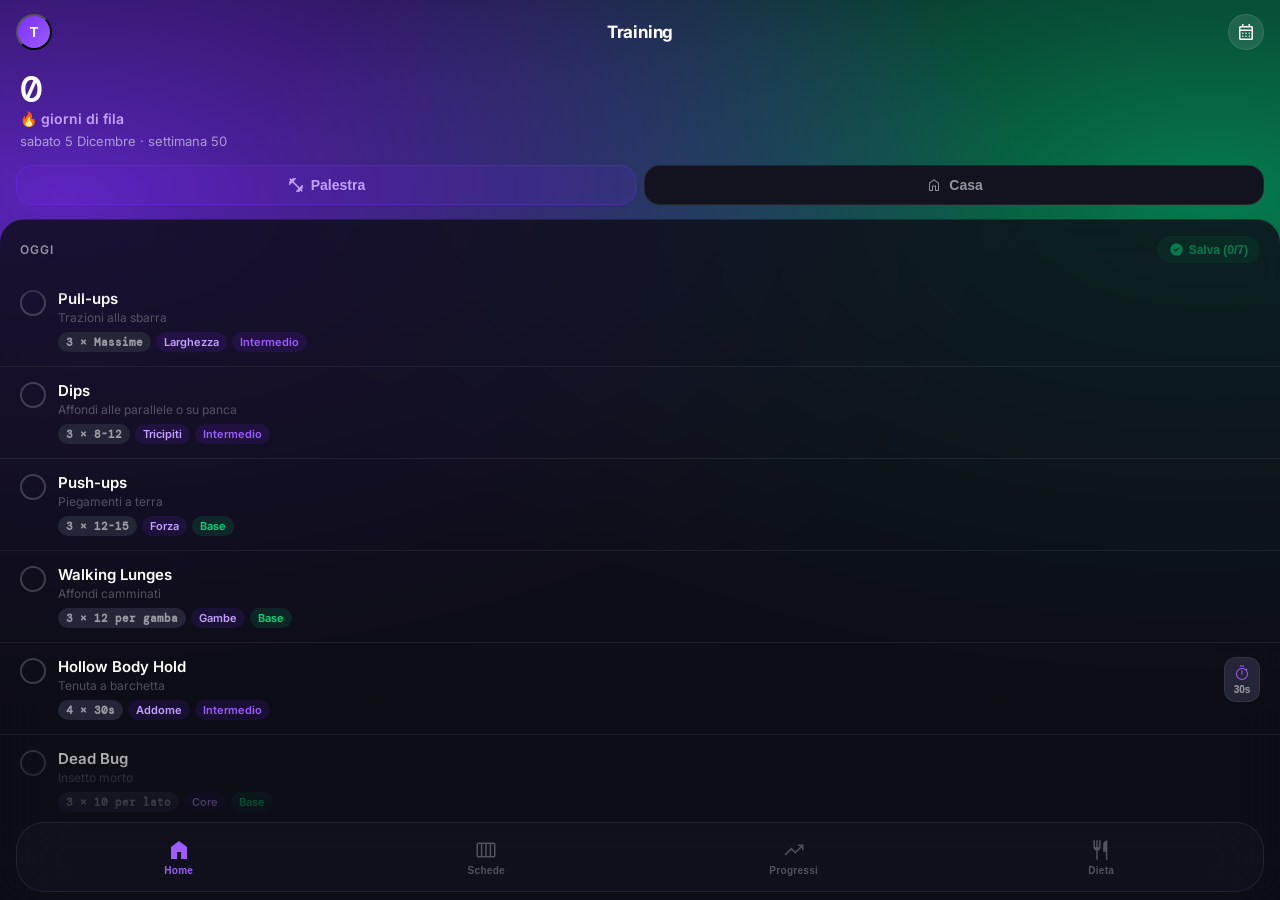
<file: index.html>
<!DOCTYPE html>
<html lang="it">
<head>
  <meta charset="UTF-8" />
  <meta name="viewport" content="width=device-width, initial-scale=1.0, maximum-scale=1.0, user-scalable=no, viewport-fit=cover" />
  <meta name="apple-mobile-web-app-capable" content="yes" />
  <meta name="apple-mobile-web-app-status-bar-style" content="black-translucent" />
  <meta name="apple-mobile-web-app-title" content="Training" />
  <meta name="theme-color" content="#0B0B15" />
  <link rel="manifest" href="manifest.json" />
  <link rel="apple-touch-icon" href="icon-192.png" />
  <title>Training</title>
  <link href="https://fonts.googleapis.com/css2?family=Inter:wght@400;500;600;700;800&family=DM+Mono:wght@400;500&display=swap" rel="stylesheet" />
  <link href="https://fonts.googleapis.com/css2?family=Material+Symbols+Outlined:opsz,wght,FILL,GRAD@20..48,100..700,0..1,-50..200&display=swap" rel="stylesheet" />
  <link rel="stylesheet" href="assets/style.css" />
  <script>
    document.documentElement.style.setProperty('--screen-height', window.screen.height + 'px');
    function setAppHeight() {
      const h = window.visualViewport ? window.visualViewport.height : window.innerHeight;
      document.documentElement.style.setProperty('--app-height', h + 'px');
    }
    setAppHeight();
    if (window.visualViewport) {
      window.visualViewport.addEventListener('resize', () => { setAppHeight(); setTimeout(setAppHeight, 300); });
    } else {
      window.addEventListener('resize', setAppHeight);
    }
  </script>
</head>
<body data-page="home">

  <div class="home-bg" aria-hidden="true"></div>

  <!-- Header -->
  <header class="app-header">
    <button class="header-avatar" id="headerAvatar">T</button>
    <span class="header-title">Training</span>
    <button class="header-icon-btn" id="headerCalBtn" aria-label="Calendario">
      <span class="material-symbols-outlined">calendar_month</span>
    </button>
  </header>

  <!-- Main -->
  <main class="main-content">

    <!-- Hero -->
    <section class="home-hero">
      <div class="hero-day" id="heroDay">0</div>
      <div class="hero-streak-label">🔥 giorni di fila</div>
      <div class="hero-date" id="heroDate">—</div>
    </section>

    <!-- Toggle Gym / Home -->
    <div class="scheda-type-toggle">
      <button class="scheda-type-btn active" data-tipo="gym">
        <span class="material-symbols-outlined">fitness_center</span>
        Palestra
      </button>
      <button class="scheda-type-btn" data-tipo="home">
        <span class="material-symbols-outlined">home</span>
        Casa
      </button>
    </div>

    <!-- Exercise Sheet -->
    <div class="page-list-sheet">
      <div class="list-sheet-header">
        <span class="list-sheet-title">Oggi</span>
        <button class="complete-workout-btn" id="completeWorkoutBtn">
          <span class="material-symbols-outlined">check_circle</span>
          <span class="btn-label">Salva (0/0)</span>
        </button>
      </div>
      <div class="page-list-scroll">
        <div id="exerciseList"></div>
      </div>
    </div>

  </main>

  <!-- Timer Widget -->
  <div class="timer-widget" id="timerWidget">
    <div class="timer-icon">
      <span class="material-symbols-outlined">timer</span>
    </div>
    <div class="timer-info">
      <div class="timer-name" id="timerName">—</div>
      <div class="timer-countdown" id="timerCountdown">00:00</div>
      <div class="timer-bar-wrap">
        <div class="timer-bar-fill" id="timerBarFill" style="width:100%"></div>
      </div>
    </div>
    <div class="timer-controls">
      <button class="timer-ctrl-btn" id="timerPlayPause" aria-label="Pausa/Riprendi">
        <span class="material-symbols-outlined">pause</span>
      </button>
      <button class="timer-ctrl-btn" id="timerStop" aria-label="Stop">
        <span class="material-symbols-outlined">stop</span>
      </button>
    </div>
  </div>

  <!-- Bottom Nav -->
  <nav class="bottom-nav">
    <button class="nav-item" data-page="home">
      <span class="material-symbols-outlined nav-icon">home</span>
      <span class="nav-label">Home</span>
    </button>
    <button class="nav-item" data-page="schede">
      <span class="material-symbols-outlined nav-icon">calendar_view_week</span>
      <span class="nav-label">Schede</span>
    </button>
    <button class="nav-item" data-page="progressi">
      <span class="material-symbols-outlined nav-icon">trending_up</span>
      <span class="nav-label">Progressi</span>
    </button>
    <button class="nav-item" data-page="dieta">
      <span class="material-symbols-outlined nav-icon">restaurant</span>
      <span class="nav-label">Dieta</span>
    </button>
  </nav>

  <!-- ── MODAL: Exercise Detail ───────────────────────────── -->
  <div class="modal-overlay" id="exDetailOverlay">
    <div class="modal-sheet">
      <div class="modal-handle"></div>
      <div class="modal-header">
        <h2 class="modal-title" id="exDetailName">—</h2>
        <button class="modal-close-btn" id="exDetailClose">
          <span class="material-symbols-outlined">close</span>
        </button>
      </div>
      <div class="modal-body" id="exDetailBody"></div>
      <div class="modal-footer" id="exDetailFooter"></div>
    </div>
  </div>

  <script src="assets/app.js"></script>
  <script>
    if ('serviceWorker' in navigator) {
      navigator.serviceWorker.register('sw.js');
    }
  </script>
</body>
</html>
</file>
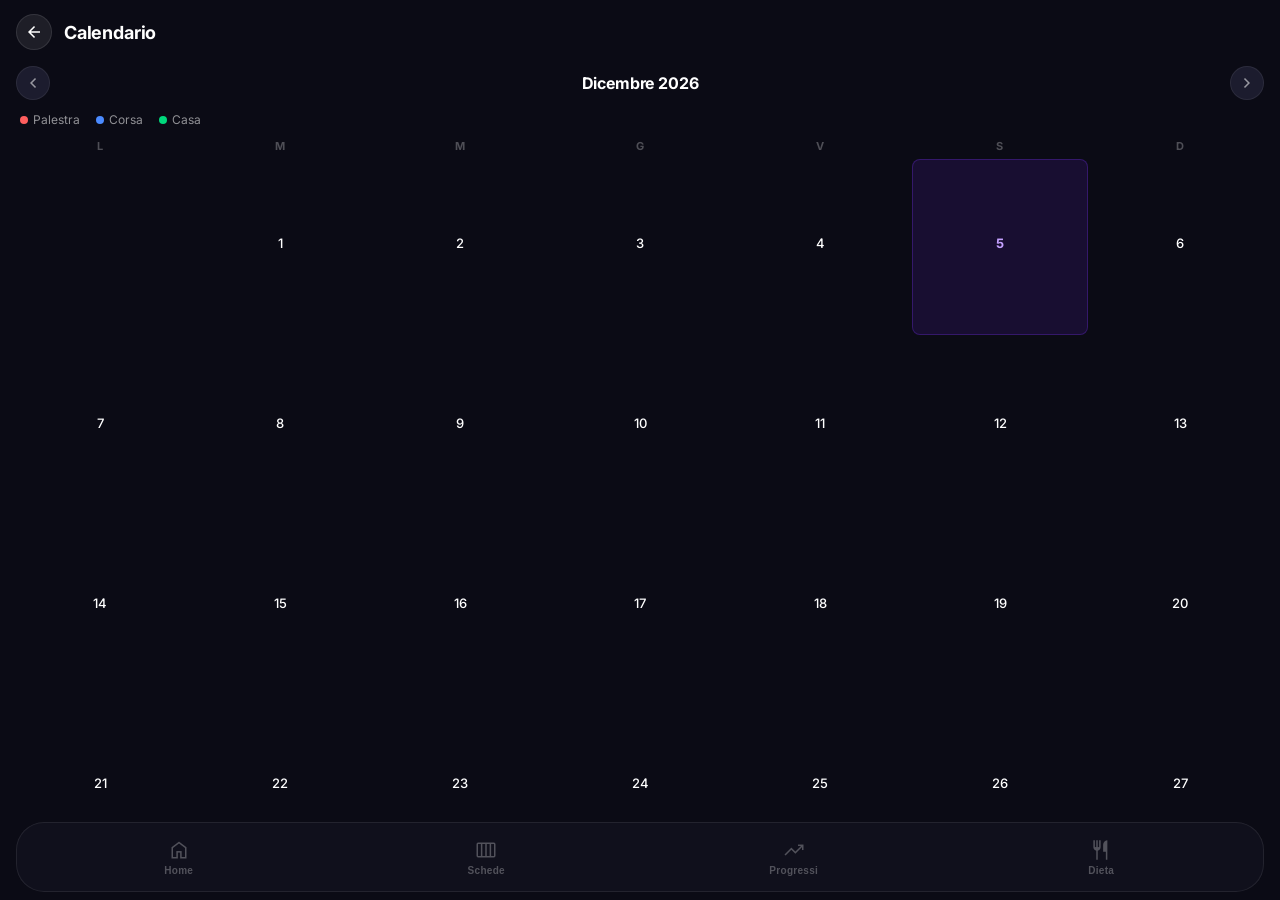
<file: pages/calendario.html>
<!DOCTYPE html>
<html lang="it">
<head>
  <meta charset="UTF-8" />
  <meta name="viewport" content="width=device-width, initial-scale=1.0, maximum-scale=1.0, user-scalable=no, viewport-fit=cover" />
  <meta name="apple-mobile-web-app-capable" content="yes" />
  <meta name="apple-mobile-web-app-status-bar-style" content="black-translucent" />
  <meta name="theme-color" content="#0B0B15" />
  <link rel="manifest" href="../manifest.json" />
  <link rel="apple-touch-icon" href="../icon-192.png" />
  <title>Calendario · Training</title>
  <link href="https://fonts.googleapis.com/css2?family=Inter:wght@400;500;600;700;800&family=DM+Mono:wght@400;500&display=swap" rel="stylesheet" />
  <link href="https://fonts.googleapis.com/css2?family=Material+Symbols+Outlined:opsz,wght,FILL,GRAD@20..48,100..700,0..1,-50..200&display=swap" rel="stylesheet" />
  <link rel="stylesheet" href="../assets/style.css" />
</head>
<body data-page="calendario">

  <!-- Header -->
  <div class="page-top-bar">
    <button class="page-back-btn" onclick="goBack()" aria-label="Indietro">
      <span class="material-symbols-outlined">arrow_back</span>
    </button>
    <span class="page-title" id="calPageTitle">Calendario</span>
  </div>

  <!-- Main -->
  <main class="main-content">

    <!-- ── TAB: Calendario ───────────────────────────────── -->
    <div class="cal-panel" id="panelCalendario">
      <div class="page-list-sheet" style="border-radius:0;border:none;background:transparent;backdrop-filter:none;">
        <div class="page-list-scroll" style="-webkit-mask-image:none;mask-image:none;">

          <!-- Month nav -->
          <div class="cal-month-nav">
            <button class="cal-nav-btn" id="calPrev">
              <span class="material-symbols-outlined">chevron_left</span>
            </button>
            <span class="cal-month-label" id="calMonthLabel">—</span>
            <button class="cal-nav-btn" id="calNext">
              <span class="material-symbols-outlined">chevron_right</span>
            </button>
          </div>

          <!-- Legend -->
          <div class="cal-legend">
            <span class="cal-legend-item"><span class="cal-legend-dot gym"></span>Palestra</span>
            <span class="cal-legend-item"><span class="cal-legend-dot corsa"></span>Corsa</span>
            <span class="cal-legend-item"><span class="cal-legend-dot home"></span>Casa</span>
          </div>

          <!-- Day labels -->
          <div class="cal-day-labels">
            <span>L</span><span>M</span><span>M</span>
            <span>G</span><span>V</span><span>S</span><span>D</span>
          </div>

          <!-- Grid -->
          <div class="cal-grid" id="calGrid"></div>

          <!-- Day detail (shown on tap) -->
          <div class="cal-day-detail" id="calDayDetail" style="display:none">
            <div class="cal-day-detail-date" id="calDetailDate"></div>
            <div class="cal-day-detail-items" id="calDetailItems"></div>
          </div>

        </div>
      </div>
    </div>

    <!-- ── TAB: Dieta ─────────────────────────────────────── -->
    <div class="cal-panel hidden" id="panelDieta">

      <!-- Sub-tabs Oggi / Piano / Settimana -->
      <div class="dieta-subtabs">
        <button class="dieta-subtab active" data-subtab="oggi">Oggi</button>
        <button class="dieta-subtab" data-subtab="piano">Piano</button>
        <button class="dieta-subtab" data-subtab="settimana">Settimana</button>
      </div>

      <!-- ── Pannello OGGI ── -->
      <div class="dieta-panel-inner" id="dietaPanelOggi">

        <!-- Day navigation (fuori dalla card) -->
        <div class="dieta-day-nav">
          <button class="dieta-day-nav-btn" id="dietaDayPrev">
            <span class="material-symbols-outlined">chevron_left</span>
          </button>
          <div class="dieta-day-label" id="dietaDayLabel">—</div>
          <button class="dieta-day-nav-btn" id="dietaDayNext">
            <span class="material-symbols-outlined">chevron_right</span>
          </button>
        </div>

        <!-- Macro progress bar (fuori dalla card) -->
        <div class="dieta-macro-bar">
          <div class="dieta-macro-row">
            <span class="dieta-macro-label">Kcal</span>
            <div class="dieta-macro-track"><div class="dieta-macro-fill kcal" id="macroKcalFill" style="width:0%"></div></div>
            <span class="dieta-macro-val" id="macroKcalVal">0 / 1810</span>
          </div>
          <div class="dieta-macro-row">
            <span class="dieta-macro-label">Prot</span>
            <div class="dieta-macro-track"><div class="dieta-macro-fill prot" id="macroPRotFill" style="width:0%"></div></div>
            <span class="dieta-macro-val" id="macroPRotVal">0g / 140g</span>
          </div>
        </div>

        <!-- Card scrollabile con i pasti -->
        <div class="page-list-sheet" style="border-radius:0;border:none;background:transparent;backdrop-filter:none;">
          <div class="page-list-scroll">

            <!-- 5 Meal cards (rendered by JS) -->
            <div id="dietaMealCards"></div>

            <!-- Acqua -->
            <div class="dieta-trackers" style="padding-top:4px">
              <div class="dieta-tracker-card">
                <div class="dieta-tracker-icon">💧</div>
                <div class="dieta-tracker-info">
                  <div class="dieta-tracker-label">Acqua</div>
                  <div class="dieta-tracker-sub">Obiettivo: 8 bicchieri</div>
                </div>
                <div class="dieta-tracker-controls">
                  <button class="dieta-ctrl-btn" id="acquaMinus">
                    <span class="material-symbols-outlined">remove</span>
                  </button>
                  <span class="dieta-tracker-value" id="valAcqua">0</span>
                  <button class="dieta-ctrl-btn" id="acquaPlus">
                    <span class="material-symbols-outlined">add</span>
                  </button>
                </div>
              </div>
            </div>

            <!-- Note -->
            <div style="padding:8px 16px 8px">
              <label class="form-label" style="display:block;margin-bottom:8px">Note del giorno</label>
              <textarea id="dietaNoteInput" class="form-input" rows="3" placeholder="Pasti, sensazioni, sodio alto, acqua ritenuta..."></textarea>
            </div>

            <!-- Consigli -->
            <div class="dieta-tips">
              <div class="dieta-tips-title">Consigli rapidi</div>
              <div class="dieta-tip">🧂 Riduci il sodio nei giorni di riposo per diminuire la ritenzione idrica</div>
              <div class="dieta-tip">🥚 Aggiungi una fonte proteica ad ogni pasto (uova, pollo, legumi)</div>
              <div class="dieta-tip">🥦 Verdure a foglia verde = volume senza calorie extra</div>
              <div class="dieta-tip">⏰ Mangia l'ultimo pasto almeno 2h prima di dormire</div>
            </div>

          </div>
        </div>
      </div>

      <!-- ── Pannello PIANO ── -->
      <div class="dieta-panel-inner hidden" id="dietaPanelPiano">
        <div class="page-list-sheet" style="border-radius:0;border:none;background:transparent;backdrop-filter:none;">
          <div class="page-list-scroll">
            <div style="padding:8px 0 4px" id="dietaPianoSlots"></div>
          </div>
        </div>
      </div>

      <!-- ── Pannello SETTIMANA ── -->
      <div class="dieta-panel-inner hidden" id="dietaPanelSettimana">
        <div class="page-list-sheet" style="border-radius:0;border:none;background:transparent;backdrop-filter:none;">
          <div class="page-list-scroll" style="-webkit-mask-image:none;mask-image:none;">
            <div class="dieta-week-outer" id="dietaWeekOuter"></div>
          </div>
        </div>
      </div>

    </div>

    <!-- ── Modal: aggiungi opzione ────────────────────────── -->
    <div class="modal-overlay" id="addOpzioneOverlay">
      <div class="modal-sheet">
        <div class="modal-handle"></div>
        <div class="modal-header">
          <h2 class="modal-title" id="addOpzioneTitle">Nuova opzione</h2>
          <button class="modal-close-btn" id="addOpzioneClose">
            <span class="material-symbols-outlined">close</span>
          </button>
        </div>
        <div class="modal-body">
          <form id="addOpzioneForm" data-slot-id="">
            <div class="form-section">
              <div class="form-row">
                <label class="form-label">Nome opzione</label>
                <input type="text" name="nome" class="form-input" placeholder="Es. Fiocchi d'avena" />
              </div>
              <div class="form-row">
                <label class="form-label">Alimento</label>
                <input type="text" name="alimento" class="form-input" placeholder="Es. Fiocchi d'avena + Latte" />
              </div>
              <div class="form-row-2">
                <div>
                  <label class="form-label">Grammi</label>
                  <input type="text" name="grammi" class="form-input" placeholder="50g+200ml" />
                </div>
                <div>
                  <label class="form-label">Kcal</label>
                  <input type="number" name="kcal" class="form-input" placeholder="320" />
                </div>
              </div>
              <div class="form-row">
                <label class="form-label">Proteine (g)</label>
                <input type="number" name="prot" class="form-input" placeholder="12" />
              </div>
            </div>
          </form>
        </div>
        <div class="modal-footer">
          <button class="submit-btn" id="addOpzioneSubmit">
            <span class="material-symbols-outlined">add</span>
            Aggiungi opzione
          </button>
        </div>
      </div>
    </div>

    <!-- ── Modal: modifica rotazione ─────────────────────── -->
    <div class="modal-overlay" id="editRotazioneOverlay">
      <div class="modal-sheet">
        <div class="modal-handle"></div>
        <div class="modal-header">
          <h2 class="modal-title" id="editRotazioneTitle">Modifica rotazione</h2>
          <button class="modal-close-btn" id="editRotazioneClose">
            <span class="material-symbols-outlined">close</span>
          </button>
        </div>
        <div class="modal-body" id="editRotazioneBody" data-slot-id="" data-opt-id=""></div>
        <div class="modal-footer">
          <button class="submit-btn" id="editRotazioneSave">
            <span class="material-symbols-outlined">save</span>
            Salva
          </button>
        </div>
      </div>
    </div>

  </main>

  <!-- Bottom Nav -->
  <nav class="bottom-nav">
    <button class="nav-item" data-page="home">
      <span class="material-symbols-outlined nav-icon">home</span>
      <span class="nav-label">Home</span>
    </button>
    <button class="nav-item" data-page="schede">
      <span class="material-symbols-outlined nav-icon">calendar_view_week</span>
      <span class="nav-label">Schede</span>
    </button>
    <button class="nav-item" data-page="progressi">
      <span class="material-symbols-outlined nav-icon">trending_up</span>
      <span class="nav-label">Progressi</span>
    </button>
    <button class="nav-item" data-page="dieta">
      <span class="material-symbols-outlined nav-icon">restaurant</span>
      <span class="nav-label">Dieta</span>
    </button>
  </nav>

  <script src="../assets/app.js"></script>
  <script>
    document.documentElement.style.setProperty('--screen-height', window.screen.height + 'px');
    function setAppHeight() {
      const h = window.visualViewport ? window.visualViewport.height : window.innerHeight;
      document.documentElement.style.setProperty('--app-height', h + 'px');
    }
    if (window.visualViewport) {
      window.visualViewport.addEventListener('resize', () => { setAppHeight(); setTimeout(setAppHeight, 300); });
    } else {
      window.addEventListener('resize', setAppHeight);
    }
  </script>
  <script>if ('serviceWorker' in navigator) navigator.serviceWorker.register('../sw.js');</script>
</body>
</html>
</file>
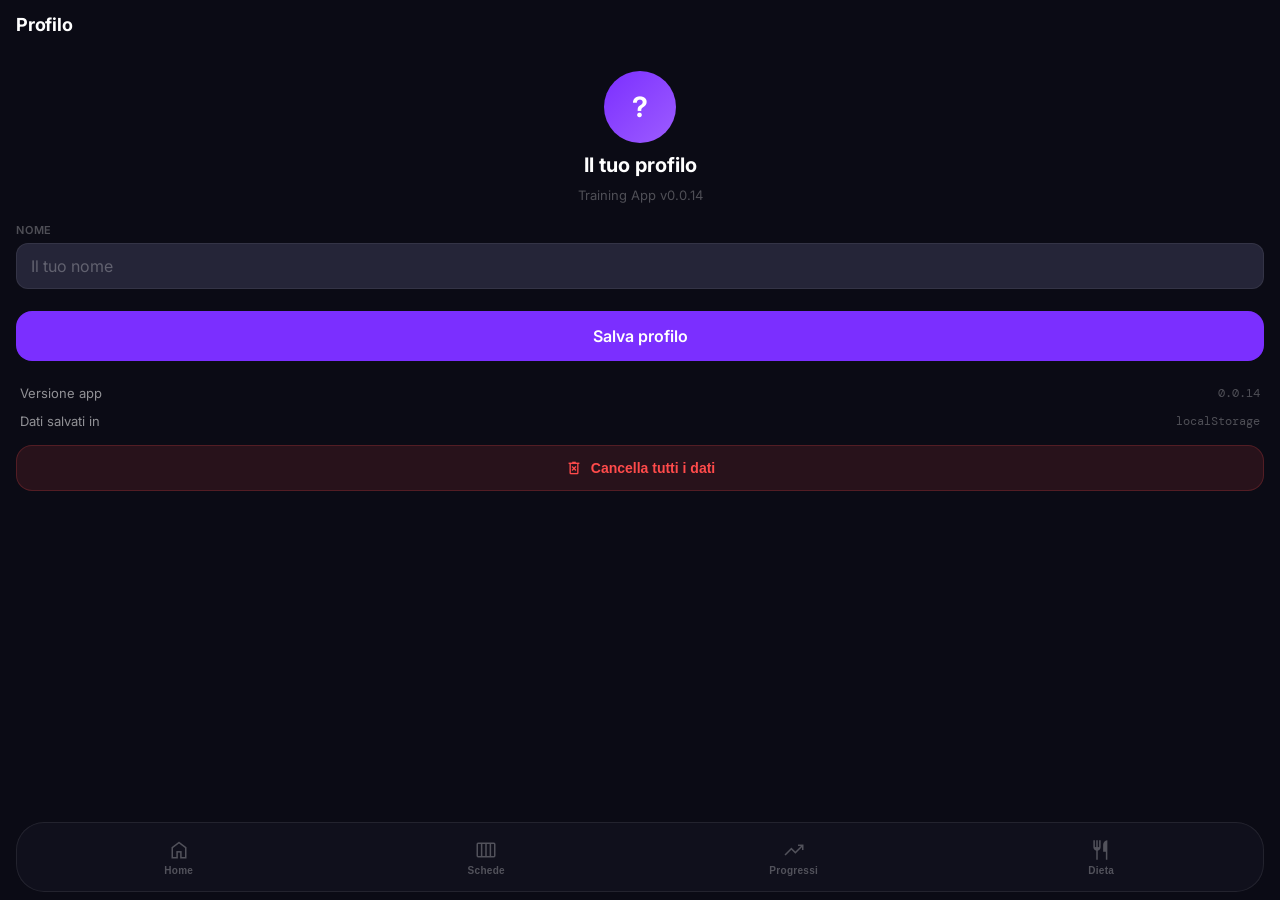
<file: pages/profilo.html>
<!DOCTYPE html>
<html lang="it">
<head>
  <meta charset="UTF-8" />
  <meta name="viewport" content="width=device-width, initial-scale=1.0, maximum-scale=1.0, user-scalable=no, viewport-fit=cover" />
  <meta name="apple-mobile-web-app-capable" content="yes" />
  <meta name="apple-mobile-web-app-status-bar-style" content="black-translucent" />
  <meta name="theme-color" content="#0B0B15" />
  <link rel="manifest" href="../manifest.json" />
  <link rel="apple-touch-icon" href="../icon-192.png" />
  <title>Profilo · Training</title>
  <link href="https://fonts.googleapis.com/css2?family=Inter:wght@400;500;600;700;800&family=DM+Mono:wght@400;500&display=swap" rel="stylesheet" />
  <link href="https://fonts.googleapis.com/css2?family=Material+Symbols+Outlined:opsz,wght,FILL,GRAD@20..48,100..700,0..1,-50..200&display=swap" rel="stylesheet" />
  <link rel="stylesheet" href="../assets/style.css" />
</head>
<body data-page="profilo">

  <!-- Header -->
  <div class="page-top-bar">
    <span class="page-title">Profilo</span>
  </div>

  <!-- Main -->
  <main class="main-content">
    <div class="page-list-sheet" style="border-radius:0; border:none; background:transparent; backdrop-filter:none;">
      <div class="page-list-scroll" style="-webkit-mask-image:none; mask-image:none;">

        <!-- Avatar -->
        <div class="profile-hero">
          <div class="profile-avatar-large" id="profileAvatarLarge">?</div>
          <div class="profile-name-display" id="profileNameDisplay">Il tuo profilo</div>
          <div class="profile-sub">Training App v<span id="versionEl">—</span></div>
        </div>

        <!-- Form -->
        <div class="profile-form">
          <div class="form-row">
            <label class="form-label">Nome</label>
            <input type="text" id="profileNomeInput" class="form-input" placeholder="Il tuo nome" autocomplete="given-name" />
          </div>
          <div style="height:12px"></div>
          <button class="submit-btn" id="saveProfiloBtn">Salva profilo</button>
        </div>

        <!-- App Info -->
        <div class="app-info-section">
          <div class="app-info-row">
            <span>Versione app</span>
            <span id="versionDisplay">—</span>
          </div>
          <div class="app-info-row">
            <span>Dati salvati in</span>
            <span>localStorage</span>
          </div>
        </div>

        <!-- Danger Zone -->
        <button class="danger-btn" id="resetDataBtn">
          <span class="material-symbols-outlined">delete_forever</span>
          Cancella tutti i dati
        </button>

        <div style="height: 40px"></div>

      </div>
    </div>
  </main>

  <!-- Bottom Nav -->
  <nav class="bottom-nav">
    <button class="nav-item" data-page="home">
      <span class="material-symbols-outlined nav-icon">home</span>
      <span class="nav-label">Home</span>
    </button>
    <button class="nav-item" data-page="schede">
      <span class="material-symbols-outlined nav-icon">calendar_view_week</span>
      <span class="nav-label">Schede</span>
    </button>
    <button class="nav-item" data-page="progressi">
      <span class="material-symbols-outlined nav-icon">trending_up</span>
      <span class="nav-label">Progressi</span>
    </button>
    <button class="nav-item" data-page="dieta">
      <span class="material-symbols-outlined nav-icon">restaurant</span>
      <span class="nav-label">Dieta</span>
    </button>
  </nav>

  <script src="../assets/app.js"></script>
  <script>
    document.documentElement.style.setProperty('--screen-height', window.screen.height + 'px');
    function setAppHeight() {
      const h = window.visualViewport ? window.visualViewport.height : window.innerHeight;
      document.documentElement.style.setProperty('--app-height', h + 'px');
    }
    if (window.visualViewport) {
      window.visualViewport.addEventListener('resize', () => { setAppHeight(); setTimeout(setAppHeight, 300); });
    } else {
      window.addEventListener('resize', setAppHeight);
    }
  </script>
  <script>if ('serviceWorker' in navigator) navigator.serviceWorker.register('../sw.js');</script>
</body>
</html>
</file>
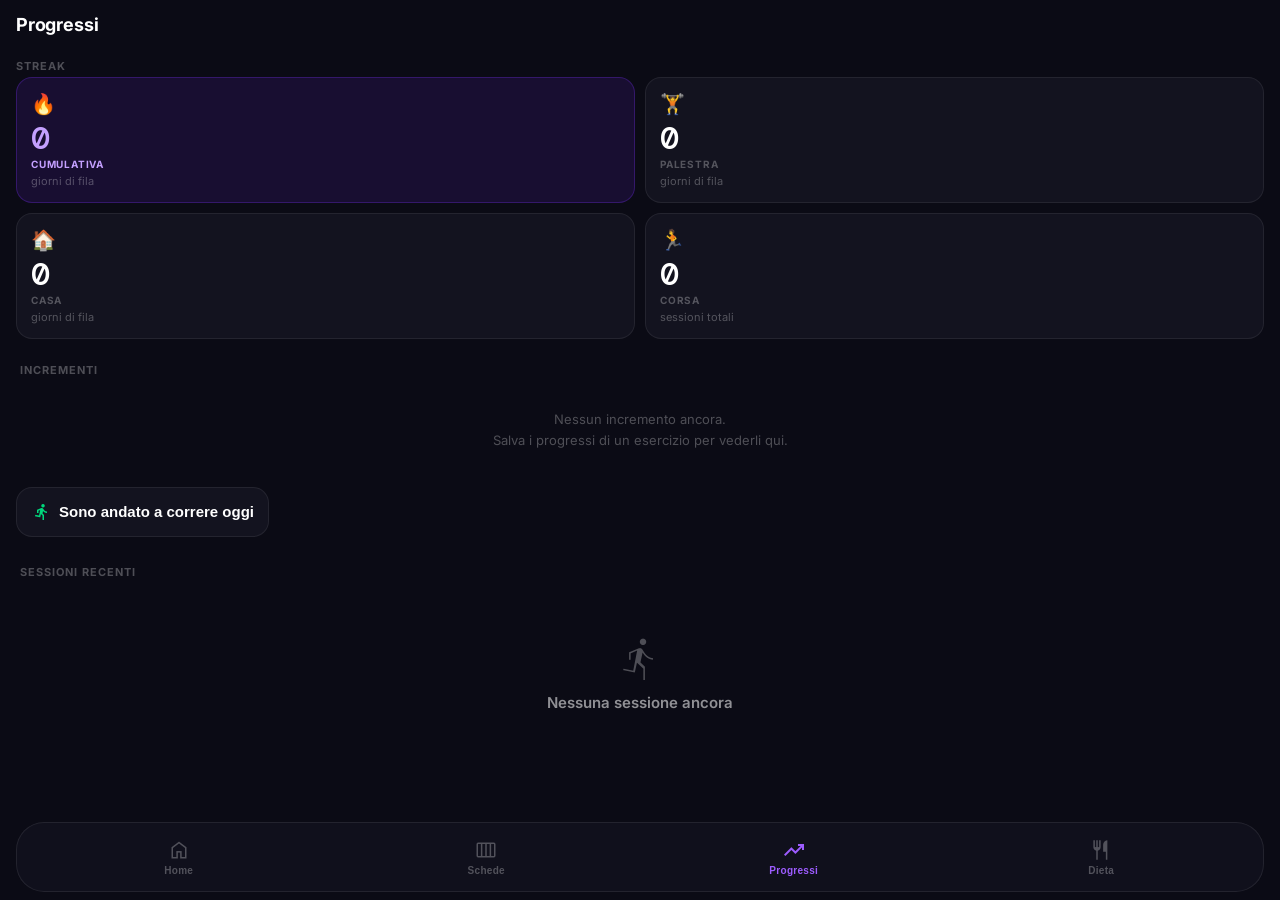
<file: pages/progressi.html>
<!DOCTYPE html>
<html lang="it">
<head>
  <meta charset="UTF-8" />
  <meta name="viewport" content="width=device-width, initial-scale=1.0, maximum-scale=1.0, user-scalable=no, viewport-fit=cover" />
  <meta name="apple-mobile-web-app-capable" content="yes" />
  <meta name="apple-mobile-web-app-status-bar-style" content="black-translucent" />
  <meta name="theme-color" content="#0B0B15" />
  <link rel="manifest" href="../manifest.json" />
  <link rel="apple-touch-icon" href="../icon-192.png" />
  <title>Progressi · Training</title>
  <link href="https://fonts.googleapis.com/css2?family=Inter:wght@400;500;600;700;800&family=DM+Mono:wght@400;500&display=swap" rel="stylesheet" />
  <link href="https://fonts.googleapis.com/css2?family=Material+Symbols+Outlined:opsz,wght,FILL,GRAD@20..48,100..700,0..1,-50..200&display=swap" rel="stylesheet" />
  <link rel="stylesheet" href="../assets/style.css" />
</head>
<body data-page="progressi">

  <!-- Header -->
  <div class="page-top-bar">
    <span class="page-title">Progressi</span>
  </div>

  <!-- Main -->
  <main class="main-content">
    <div class="page-list-sheet" style="border-radius:0; border:none; background:transparent; backdrop-filter:none;">
      <div class="page-list-scroll" style="-webkit-mask-image:none; mask-image:none;">

        <!-- Streak Cards -->
        <div style="padding: 12px 0 4px 16px; font-size:11px; font-weight:700; text-transform:uppercase; letter-spacing:0.09em; color:var(--text-3)">Streak</div>
        <div class="streak-grid">

          <div class="streak-card highlight">
            <div class="streak-icon">🔥</div>
            <div class="streak-value" id="streakAll">0</div>
            <div class="streak-card-label">Cumulativa</div>
            <div class="streak-sub">giorni di fila</div>
          </div>

          <div class="streak-card">
            <div class="streak-icon">🏋️</div>
            <div class="streak-value" id="streakGym">0</div>
            <div class="streak-card-label">Palestra</div>
            <div class="streak-sub">giorni di fila</div>
          </div>

          <div class="streak-card">
            <div class="streak-icon">🏠</div>
            <div class="streak-value" id="streakHome">0</div>
            <div class="streak-card-label">Casa</div>
            <div class="streak-sub">giorni di fila</div>
          </div>

          <div class="streak-card">
            <div class="streak-icon">🏃</div>
            <div class="streak-value" id="streakCorsa">0</div>
            <div class="streak-card-label">Corsa</div>
            <div class="streak-sub">sessioni totali</div>
          </div>

        </div>

        <!-- Incrementi -->
        <div class="sessioni-label">Incrementi</div>
        <div class="incrementi-grid" id="incrementiGrid"></div>

        <!-- Corsa Button -->
        <button class="corsa-btn" id="corsaBtn">
          <span class="material-symbols-outlined">directions_run</span>
          Sono andato a correre oggi
        </button>

        <!-- Sessioni Recenti -->
        <div class="sessioni-label">Sessioni recenti</div>
        <div id="sessioniList"></div>

      </div>
    </div>
  </main>

  <!-- Bottom Nav -->
  <nav class="bottom-nav">
    <button class="nav-item" data-page="home">
      <span class="material-symbols-outlined nav-icon">home</span>
      <span class="nav-label">Home</span>
    </button>
    <button class="nav-item" data-page="schede">
      <span class="material-symbols-outlined nav-icon">calendar_view_week</span>
      <span class="nav-label">Schede</span>
    </button>
    <button class="nav-item" data-page="progressi">
      <span class="material-symbols-outlined nav-icon">trending_up</span>
      <span class="nav-label">Progressi</span>
    </button>
    <button class="nav-item" data-page="dieta">
      <span class="material-symbols-outlined nav-icon">restaurant</span>
      <span class="nav-label">Dieta</span>
    </button>
  </nav>

  <script src="../assets/app.js"></script>
  <script>
    document.documentElement.style.setProperty('--screen-height', window.screen.height + 'px');
    function setAppHeight() {
      const h = window.visualViewport ? window.visualViewport.height : window.innerHeight;
      document.documentElement.style.setProperty('--app-height', h + 'px');
    }
    if (window.visualViewport) {
      window.visualViewport.addEventListener('resize', () => { setAppHeight(); setTimeout(setAppHeight, 300); });
    } else {
      window.addEventListener('resize', setAppHeight);
    }
  </script>
  <script>if ('serviceWorker' in navigator) navigator.serviceWorker.register('../sw.js');</script>
</body>
</html>
</file>
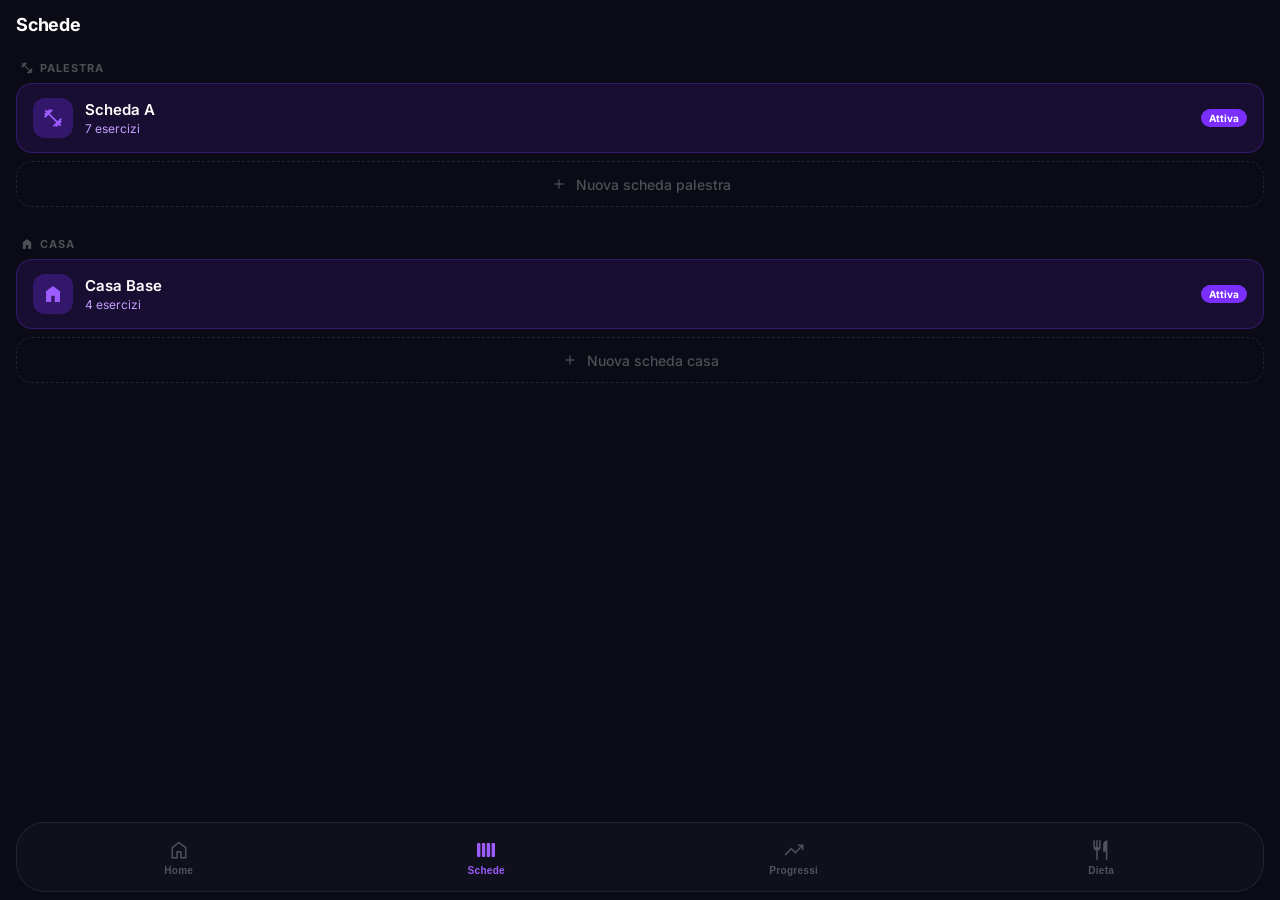
<file: pages/schede.html>
<!DOCTYPE html>
<html lang="it">
<head>
  <meta charset="UTF-8" />
  <meta name="viewport" content="width=device-width, initial-scale=1.0, maximum-scale=1.0, user-scalable=no, viewport-fit=cover" />
  <meta name="apple-mobile-web-app-capable" content="yes" />
  <meta name="apple-mobile-web-app-status-bar-style" content="black-translucent" />
  <meta name="theme-color" content="#0B0B15" />
  <link rel="manifest" href="../manifest.json" />
  <link rel="apple-touch-icon" href="../icon-192.png" />
  <title>Schede · Training</title>
  <link href="https://fonts.googleapis.com/css2?family=Inter:wght@400;500;600;700;800&family=DM+Mono:wght@400;500&display=swap" rel="stylesheet" />
  <link href="https://fonts.googleapis.com/css2?family=Material+Symbols+Outlined:opsz,wght,FILL,GRAD@20..48,100..700,0..1,-50..200&display=swap" rel="stylesheet" />
  <link rel="stylesheet" href="../assets/style.css" />
</head>
<body data-page="schede">

  <!-- Header -->
  <div class="page-top-bar">
    <span class="page-title">Schede</span>
  </div>

  <!-- Main -->
  <main class="main-content">
    <div class="page-list-sheet" style="border-radius:0; border:none; background:transparent; backdrop-filter:none;">
      <div class="page-list-scroll" style="-webkit-mask-image:none; mask-image:none;">

        <!-- Palestra -->
        <div class="schede-section">
          <div class="schede-section-label">
            <span class="material-symbols-outlined">fitness_center</span>
            Palestra
          </div>
          <div id="gymList"></div>
          <div class="add-scheda-card" id="addGymScheda">
            <span class="material-symbols-outlined" style="font-size:18px">add</span>
            Nuova scheda palestra
          </div>
        </div>

        <!-- Casa -->
        <div class="schede-section">
          <div class="schede-section-label">
            <span class="material-symbols-outlined">home</span>
            Casa
          </div>
          <div id="homeList"></div>
          <div class="add-scheda-card" id="addHomeScheda">
            <span class="material-symbols-outlined" style="font-size:18px">add</span>
            Nuova scheda casa
          </div>
        </div>

      </div>
    </div>
  </main>

  <!-- Bottom Nav -->
  <nav class="bottom-nav">
    <button class="nav-item" data-page="home">
      <span class="material-symbols-outlined nav-icon">home</span>
      <span class="nav-label">Home</span>
    </button>
    <button class="nav-item" data-page="schede">
      <span class="material-symbols-outlined nav-icon">calendar_view_week</span>
      <span class="nav-label">Schede</span>
    </button>
    <button class="nav-item" data-page="progressi">
      <span class="material-symbols-outlined nav-icon">trending_up</span>
      <span class="nav-label">Progressi</span>
    </button>
    <button class="nav-item" data-page="dieta">
      <span class="material-symbols-outlined nav-icon">restaurant</span>
      <span class="nav-label">Dieta</span>
    </button>
  </nav>

  <!-- ── MODAL: Scheda Detail ──────────────────────────────── -->
  <div class="modal-overlay" id="schedeDetailOverlay">
    <div class="modal-sheet">
      <div class="modal-handle"></div>
      <div class="modal-header">
        <h2 class="modal-title" id="schedeDetailTitle">Scheda</h2>
        <div style="display:flex;gap:8px;align-items:center">
          <button class="filter-toggle-btn" id="schedeDetailSetActive" style="border:1px solid rgba(255,255,255,0.1);border-radius:999px;padding:5px 12px;background:rgba(255,255,255,0.07);font-size:12px;font-weight:600;color:var(--text-2)">Imposta attiva</button>
          <button class="modal-close-btn danger" id="schedeDetailDelete" aria-label="Elimina" style="background:var(--danger-soft);color:var(--danger)">
            <span class="material-symbols-outlined">delete</span>
          </button>
          <button class="modal-close-btn" id="schedeDetailClose" aria-label="Chiudi">
            <span class="material-symbols-outlined">close</span>
          </button>
        </div>
      </div>
      <div class="modal-body" id="schedeDetailExercises"></div>
      <div class="modal-footer">
        <button class="submit-btn" id="addEsercizioBtn">
          <span class="material-symbols-outlined">add</span>
          Aggiungi esercizio
        </button>
      </div>
    </div>
  </div>

  <!-- ── MODAL: Pool Picker ────────────────────────────────── -->
  <div class="modal-overlay" id="poolPickerOverlay">
    <div class="modal-sheet">
      <div class="modal-handle"></div>
      <div class="modal-header">
        <h2 class="modal-title">Aggiungi esercizio</h2>
        <button class="modal-close-btn" id="poolPickerClose">
          <span class="material-symbols-outlined">close</span>
        </button>
      </div>
      <div class="pool-search-wrap">
        <input type="search" id="poolSearchInput" class="form-input" placeholder="Cerca nel pool..." autocomplete="off" />
      </div>
      <div class="modal-body" id="poolPickerList"></div>
      <div class="modal-footer">
        <button class="submit-btn secondary" id="createNewEsercizioBtn">
          <span class="material-symbols-outlined">add_circle</span>
          Crea nuovo esercizio
        </button>
      </div>
    </div>
  </div>

  <!-- ── MODAL: Esercizio Form ─────────────────────────────── -->
  <div class="modal-overlay" id="esercizioFormOverlay">
    <div class="modal-sheet">
      <div class="modal-handle"></div>
      <div class="modal-header">
        <h2 class="modal-title" id="esercizioFormTitle">Nuovo esercizio</h2>
        <button class="modal-close-btn" id="esercizioFormClose">
          <span class="material-symbols-outlined">close</span>
        </button>
      </div>
      <div class="modal-body">
        <form id="esercizioForm" autocomplete="off">

          <div class="form-section">
            <div class="form-section-label">Informazioni base</div>
            <div class="form-row">
              <label class="form-label">Nome *</label>
              <input type="text" name="nome" class="form-input" placeholder="Es. Pull-ups" required />
            </div>
            <div class="form-row">
              <label class="form-label">Descrizione</label>
              <input type="text" name="descrizione" class="form-input" placeholder="Es. Trazioni alla sbarra" />
            </div>
            <div class="form-row-2">
              <div>
                <label class="form-label">Serie</label>
                <input type="number" name="serie" class="form-input" placeholder="3" min="1" />
              </div>
              <div>
                <label class="form-label">Ripetizioni</label>
                <input type="text" name="ripetizioni" class="form-input" placeholder="8-12" />
              </div>
            </div>
            <div class="form-row">
              <label class="form-label">Difficoltà</label>
              <select name="difficolta" class="form-input">
                <option value="base">Base</option>
                <option value="intermedio">Intermedio</option>
                <option value="avanzato">Avanzato</option>
              </select>
            </div>
          </div>

          <div class="form-section">
            <div class="form-section-label">Dettagli tecnici</div>
            <div class="form-row">
              <label class="form-label">Focus muscolare</label>
              <input type="text" name="focus" class="form-input" placeholder="Es. Schiena e bicipiti" />
            </div>
            <div class="form-row">
              <label class="form-label">Tempo / Cadenza</label>
              <input type="text" name="tempo" class="form-input" placeholder="Es. 2s discesa, 1s salita" />
            </div>
            <div class="form-row-2">
              <div>
                <label class="form-label">Timer (secondi)</label>
                <input type="number" name="timer_sec" class="form-input" placeholder="30" min="1" />
              </div>
              <div>
                <label class="form-label">Peso (kg)</label>
                <input type="number" name="peso" class="form-input" placeholder="0" step="0.5" min="0" />
              </div>
            </div>
            <div class="form-row">
              <label class="form-label">Note forma</label>
              <textarea name="note" class="form-input" placeholder="Accorgimenti sulla forma corretta..."></textarea>
            </div>
          </div>

          <div class="form-section">
            <div class="form-section-label">Extra</div>
            <div class="form-row">
              <label class="form-label">Link YouTube</label>
              <input type="url" name="youtube" class="form-input" placeholder="https://youtube.com/..." />
            </div>
          </div>

        </form>
      </div>
      <div class="modal-footer">
        <button class="submit-btn" id="esercizioFormSubmit">Salva esercizio</button>
      </div>
    </div>
  </div>

  <!-- ── MODAL: Add Scheda ─────────────────────────────────── -->
  <div class="modal-overlay" id="addSchedaOverlay">
    <div class="modal-sheet">
      <div class="modal-handle"></div>
      <div class="modal-header">
        <h2 class="modal-title">Nuova scheda</h2>
        <button class="modal-close-btn" id="addSchedaClose">
          <span class="material-symbols-outlined">close</span>
        </button>
      </div>
      <div class="modal-body">
        <div class="form-section">
          <div class="form-row">
            <label class="form-label">Tipo</label>
            <div id="newSchedaTipoLabel" style="font-size:14px;font-weight:600;color:var(--text-2);padding:4px 0">🏋️ Palestra</div>
            <input type="hidden" id="newSchedaTipo" value="gym" />
          </div>
          <div class="form-row">
            <label class="form-label">Nome scheda *</label>
            <input type="text" id="newSchedaNome" class="form-input" placeholder="Es. Scheda A, Upper Body..." />
          </div>
        </div>
      </div>
      <div class="modal-footer">
        <button class="submit-btn" id="addSchedaSubmit">Crea scheda</button>
      </div>
    </div>
  </div>

  <script src="../assets/app.js"></script>
  <script>
    document.documentElement.style.setProperty('--screen-height', window.screen.height + 'px');
    function setAppHeight() {
      const h = window.visualViewport ? window.visualViewport.height : window.innerHeight;
      document.documentElement.style.setProperty('--app-height', h + 'px');
    }
    if (window.visualViewport) {
      window.visualViewport.addEventListener('resize', () => { setAppHeight(); setTimeout(setAppHeight, 300); });
    } else {
      window.addEventListener('resize', setAppHeight);
    }
  </script>
  <script>if ('serviceWorker' in navigator) navigator.serviceWorker.register('../sw.js');</script>
</body>
</html>
</file>
<file: assets/style.css>
/* Training App — style.css v0.1.0 */

/* ─── 1. RESET & TOKENS ─────────────────────────────────────── */
*, *::before, *::after {
  box-sizing: border-box;
  margin: 0;
  padding: 0;
  -webkit-tap-highlight-color: transparent;
}

html {
  background: var(--bg);
  height: 100%;
  overflow: hidden;
}

:root {
  --bg:         #0B0B15;
  --surface-1:  #13131F;
  --surface-2:  #1C1C2E;
  --surface-3:  #252538;

  --violet:      #7B2FFF;
  --violet-2:    #9D5CFF;
  --violet-3:    #C4A0FF;
  --violet-soft: rgba(123,47,255,0.12);
  --violet-glow: rgba(123,47,255,0.28);

  --green:      #00D87C;
  --green-soft: rgba(0,216,124,0.12);

  --text-1: #FFFFFF;
  --text-2: rgba(255,255,255,0.55);
  --text-3: rgba(255,255,255,0.28);

  --border:  rgba(255,255,255,0.07);
  --danger:  #FF4B4B;
  --danger-soft: rgba(255,75,75,0.12);

  --r-sm: 8px;
  --r-md: 12px;
  --r-lg: 16px;
  --r-xl: 24px;

  --nav-height: 70px;
}

/* ─── 2. BODY & LAYOUT ─────────────────────────────────────── */
body {
  font-family: 'Inter', sans-serif;
  background: var(--bg);
  color: var(--text-1);
  display: flex;
  flex-direction: column;
  height: var(--screen-height, 100dvh);
  overscroll-behavior-y: none;
  -webkit-font-smoothing: antialiased;
  -moz-osx-font-smoothing: grayscale;
  opacity: 1;
  transition: opacity 0.08s ease;
}

.main-content {
  flex: 1;
  display: flex;
  flex-direction: column;
  overflow: hidden;
  position: relative;
  z-index: 1;
}

/* ─── 3. BACKGROUND ─────────────────────────────────────────── */
.home-bg {
  position: fixed;
  inset: 0;
  z-index: 0;
  pointer-events: none;
  background:
    radial-gradient(ellipse 75% 55% at 5% 22%, rgba(123,47,255,0.70) 0%, transparent 100%),
    radial-gradient(ellipse 75% 55% at 95% 22%, rgba(0,216,124,0.55) 0%, transparent 100%),
    var(--bg);
}

.main-content, .app-header, .page-top-bar, .bottom-nav {
  position: relative;
  z-index: 1;
}

/* ─── 4. APP HEADER (Home) ──────────────────────────────────── */
.app-header {
  padding: calc(env(safe-area-inset-top, 0px) + 14px) 16px 12px;
  display: flex;
  align-items: center;
  justify-content: space-between;
  flex-shrink: 0;
}

.header-avatar {
  width: 36px; height: 36px;
  border-radius: 50%;
  background: linear-gradient(135deg, var(--violet), var(--violet-2));
  display: flex; align-items: center; justify-content: center;
  font-size: 14px; font-weight: 700; color: #fff;
  cursor: pointer;
}

.header-title {
  font-size: 17px;
  font-weight: 700;
  letter-spacing: -0.01em;
}

.header-icon-btn {
  width: 36px; height: 36px;
  border-radius: 50%;
  border: none;
  background: rgba(255,255,255,0.10);
  border: 1px solid rgba(255,255,255,0.10);
  backdrop-filter: blur(12px);
  display: flex; align-items: center; justify-content: center;
  cursor: pointer;
  color: var(--text-1);
}

.header-icon-btn .material-symbols-outlined {
  font-size: 20px;
}

.header-actions {
  display: flex;
  gap: 8px;
  align-items: center;
}

/* ─── 5. PAGE TOP BAR (pagine secondarie) ───────────────────── */
.page-top-bar {
  padding: calc(env(safe-area-inset-top, 0px) + 14px) 16px 12px;
  display: flex;
  align-items: center;
  gap: 12px;
  flex-shrink: 0;
}

.page-back-btn {
  width: 36px; height: 36px;
  border-radius: 50%;
  border: 1px solid rgba(255,255,255,0.10);
  background: rgba(255,255,255,0.08);
  display: flex; align-items: center; justify-content: center;
  cursor: pointer;
  color: var(--text-1);
  flex-shrink: 0;
}

.page-back-btn .material-symbols-outlined { font-size: 20px; }

.page-title {
  font-size: 18px;
  font-weight: 700;
  letter-spacing: -0.01em;
}

/* ─── 6. BOTTOM NAV ─────────────────────────────────────────── */
.bottom-nav {
  position: fixed;
  left: 16px;
  right: 16px;
  top: calc(var(--screen-height, 100dvh) - max(8px, env(safe-area-inset-bottom, 8px)));
  transform: translateY(-100%);
  height: var(--nav-height);
  background: rgba(18,18,30,0.92);
  backdrop-filter: blur(24px);
  -webkit-backdrop-filter: blur(24px);
  border-radius: 28px;
  border: 1px solid rgba(255,255,255,0.08);
  display: flex;
  align-items: center;
  padding: 0 8px;
  z-index: 100;
}

.nav-item {
  flex: 1;
  display: flex;
  flex-direction: column;
  align-items: center;
  justify-content: center;
  gap: 3px;
  cursor: pointer;
  padding: 8px 4px;
  border: none;
  background: transparent;
  color: var(--text-3);
  transition: color 0.15s;
  border-radius: 20px;
}

.nav-item.active { color: var(--violet-2); }

.nav-icon {
  font-size: 24px;
  font-variation-settings: 'FILL' 0, 'wght' 300;
  transition: font-variation-settings 0.15s;
}

.nav-item.active .nav-icon {
  font-variation-settings: 'FILL' 1, 'wght' 400;
}

.nav-label {
  font-size: 10px;
  font-weight: 600;
  letter-spacing: 0.03em;
}

/* ─── 7. HOME HERO ──────────────────────────────────────────── */
.home-hero {
  padding: 8px 20px 16px;
  flex-shrink: 0;
}

.hero-day {
  font-family: 'DM Mono', monospace;
  font-size: 38px;
  font-weight: 500;
  letter-spacing: -0.02em;
  line-height: 1;
  color: var(--text-1);
}

.hero-streak-label {
  font-size: 14px;
  font-weight: 600;
  color: var(--violet-3);
  margin-top: 2px;
}

.hero-date {
  font-size: 13px;
  color: var(--text-2);
  margin-top: 6px;
}

.hero-streak {
  display: inline-flex;
  align-items: center;
  gap: 5px;
  margin-top: 10px;
  background: var(--violet-soft);
  border: 1px solid var(--violet-glow);
  border-radius: 999px;
  padding: 4px 10px;
  font-size: 12px;
  font-weight: 600;
  color: var(--violet-3);
}

.hero-streak .material-symbols-outlined {
  font-size: 14px;
  font-variation-settings: 'FILL' 1, 'wght' 400;
}

/* ─── 8. SCHEDA TYPE TOGGLE (Gym / Home) ────────────────────── */
.scheda-type-toggle {
  display: flex;
  gap: 8px;
  padding: 0 16px 14px;
  flex-shrink: 0;
}

.scheda-type-btn {
  flex: 1;
  display: flex;
  align-items: center;
  justify-content: center;
  gap: 6px;
  padding: 10px 12px;
  border-radius: var(--r-lg);
  border: 1px solid var(--border);
  background: var(--surface-1);
  color: var(--text-2);
  font-size: 14px;
  font-weight: 600;
  cursor: pointer;
  transition: all 0.15s;
}

.scheda-type-btn .material-symbols-outlined {
  font-size: 18px;
  font-variation-settings: 'FILL' 0, 'wght' 300;
}

.scheda-type-btn.active {
  background: var(--violet-soft);
  border-color: var(--violet-glow);
  color: var(--violet-3);
}

.scheda-type-btn.active .material-symbols-outlined {
  font-variation-settings: 'FILL' 1, 'wght' 500;
}

/* ─── 9. SHEET & SCROLL ─────────────────────────────────────── */
.page-list-sheet {
  background: rgba(14,14,24,0.82);
  backdrop-filter: blur(24px);
  -webkit-backdrop-filter: blur(24px);
  border-radius: 24px 24px 0 0;
  border-top: 1px solid rgba(255,255,255,0.08);
  flex: 1;
  min-height: 0;
  display: flex;
  flex-direction: column;
}

.list-sheet-header {
  display: flex;
  align-items: center;
  justify-content: space-between;
  padding: 16px 20px 12px;
  flex-shrink: 0;
}

.list-sheet-title {
  font-size: 12px;
  font-weight: 600;
  text-transform: uppercase;
  letter-spacing: 0.09em;
  color: var(--text-2);
}

.page-list-scroll {
  flex: 1;
  overflow-y: auto;
  -webkit-overflow-scrolling: touch;
  overscroll-behavior: none;
  padding-bottom: 100px;
  -webkit-mask-image: linear-gradient(to bottom,
    transparent 0px, black 24px,
    black calc(100% - 180px),
    transparent calc(100% - 60px)
  );
  mask-image: linear-gradient(to bottom,
    transparent 0px, black 24px,
    black calc(100% - 180px),
    transparent calc(100% - 60px)
  );
}

/* ─── 10. EXERCISE CARDS (Home checklist) ───────────────────── */
.exercise-card {
  display: flex;
  align-items: flex-start;
  gap: 12px;
  padding: 14px 20px;
  border-bottom: 1px solid var(--border);
  transition: background 0.12s;
}

.exercise-card:active { background: rgba(255,255,255,0.03); }

.exercise-card.done {
  opacity: 0.45;
}

.exercise-check {
  width: 26px; height: 26px;
  border-radius: 50%;
  border: 2px solid rgba(255,255,255,0.20);
  background: transparent;
  display: flex; align-items: center; justify-content: center;
  cursor: pointer;
  flex-shrink: 0;
  margin-top: 1px;
  transition: all 0.15s;
  color: transparent;
}

.exercise-check .material-symbols-outlined {
  font-size: 15px;
  font-variation-settings: 'FILL' 1, 'wght' 600;
}

.exercise-card.done .exercise-check {
  background: var(--green);
  border-color: var(--green);
  color: #000;
}

.exercise-info {
  flex: 1;
  min-width: 0;
}

.exercise-name {
  font-size: 15px;
  font-weight: 600;
  white-space: nowrap;
  overflow: hidden;
  text-overflow: ellipsis;
}

.exercise-card.done .exercise-name {
  text-decoration: line-through;
  color: var(--text-2);
}

.exercise-desc {
  font-size: 12px;
  color: var(--text-3);
  margin-top: 2px;
}

.exercise-badges {
  display: flex;
  flex-wrap: wrap;
  gap: 5px;
  margin-top: 7px;
}

.badge {
  display: inline-flex;
  align-items: center;
  gap: 3px;
  padding: 3px 8px;
  border-radius: 999px;
  font-size: 11px;
  font-weight: 600;
}

.badge--reps {
  font-family: 'DM Mono', monospace;
  background: var(--surface-3);
  color: var(--text-2);
}

.badge--focus {
  background: var(--violet-soft);
  color: var(--violet-3);
}

.badge--base {
  background: var(--green-soft);
  color: var(--green);
}

.badge--intermedio {
  background: var(--violet-soft);
  color: var(--violet-2);
}

.badge--avanzato {
  background: var(--danger-soft);
  color: var(--danger);
}

.exercise-timer-btn {
  display: flex;
  flex-direction: column;
  align-items: center;
  gap: 2px;
  padding: 6px 8px;
  border-radius: var(--r-md);
  border: 1px solid var(--border);
  background: var(--surface-3);
  color: var(--text-2);
  cursor: pointer;
  flex-shrink: 0;
  transition: all 0.15s;
  font-size: 10px;
  font-weight: 600;
}

.exercise-timer-btn .material-symbols-outlined {
  font-size: 18px;
  font-variation-settings: 'FILL' 0, 'wght' 300;
  color: var(--violet-2);
}

.exercise-timer-btn:active {
  background: var(--violet-soft);
  border-color: var(--violet-glow);
}

/* ─── 11. TIMER WIDGET (floating above nav) ─────────────────── */
.timer-widget {
  position: fixed;
  left: 16px;
  right: 16px;
  top: calc(var(--screen-height, 100dvh) - max(8px, env(safe-area-inset-bottom, 8px)) - var(--nav-height) - 12px);
  transform: translateY(-100%);
  background: var(--surface-2);
  border: 1px solid var(--violet-glow);
  border-radius: var(--r-xl);
  padding: 14px 16px;
  z-index: 90;
  display: none;
  gap: 12px;
  align-items: center;
  box-shadow: 0 0 32px rgba(123,47,255,0.25);
}

.timer-widget.active { display: flex; }

.timer-icon {
  width: 40px; height: 40px;
  border-radius: 50%;
  background: var(--violet-soft);
  display: flex; align-items: center; justify-content: center;
  flex-shrink: 0;
}

.timer-icon .material-symbols-outlined {
  font-size: 22px;
  color: var(--violet-2);
  font-variation-settings: 'FILL' 1, 'wght' 400;
}

.timer-info {
  flex: 1;
  min-width: 0;
}

.timer-name {
  font-size: 12px;
  color: var(--text-2);
  white-space: nowrap;
  overflow: hidden;
  text-overflow: ellipsis;
}

.timer-countdown {
  font-family: 'DM Mono', monospace;
  font-size: 24px;
  font-weight: 500;
  letter-spacing: -0.02em;
  line-height: 1.1;
}

.timer-bar-wrap {
  height: 3px;
  background: rgba(255,255,255,0.08);
  border-radius: 2px;
  margin-top: 5px;
  overflow: hidden;
}

.timer-bar-fill {
  height: 100%;
  background: linear-gradient(90deg, var(--violet), var(--violet-2));
  border-radius: 2px;
  transition: width 0.9s linear;
}

.timer-controls {
  display: flex;
  gap: 6px;
  flex-shrink: 0;
}

.timer-ctrl-btn {
  width: 34px; height: 34px;
  border-radius: 50%;
  border: 1px solid rgba(255,255,255,0.10);
  background: rgba(255,255,255,0.07);
  display: flex; align-items: center; justify-content: center;
  cursor: pointer;
  color: var(--text-1);
}

.timer-ctrl-btn .material-symbols-outlined {
  font-size: 18px;
  font-variation-settings: 'FILL' 1, 'wght' 400;
}

/* ─── 12. COMPLETE WORKOUT BUTTON ───────────────────────────── */
.complete-workout-btn {
  display: flex;
  align-items: center;
  gap: 5px;
  padding: 6px 12px;
  border-radius: 999px;
  border: none;
  background: var(--green-soft);
  color: var(--green);
  font-size: 12px;
  font-weight: 700;
  cursor: pointer;
  transition: all 0.15s;
  opacity: 0.5;
}

.complete-workout-btn.ready {
  opacity: 1;
  box-shadow: 0 0 16px rgba(0,216,124,0.25);
}

.complete-workout-btn .material-symbols-outlined {
  font-size: 15px;
  font-variation-settings: 'FILL' 1, 'wght' 500;
}

/* ─── 13. EMPTY STATE ───────────────────────────────────────── */
.empty-state {
  display: flex;
  flex-direction: column;
  align-items: center;
  justify-content: center;
  gap: 10px;
  padding: 48px 24px;
  text-align: center;
}

.empty-state .material-symbols-outlined {
  font-size: 48px;
  color: var(--text-3);
  font-variation-settings: 'FILL' 0, 'wght' 200;
}

.empty-state-title {
  font-size: 15px;
  font-weight: 600;
  color: var(--text-2);
}

.empty-state-sub {
  font-size: 13px;
  color: var(--text-3);
}

.empty-state-btn {
  margin-top: 8px;
  padding: 10px 20px;
  border-radius: 999px;
  border: 1px solid var(--violet-glow);
  background: var(--violet-soft);
  color: var(--violet-3);
  font-size: 13px;
  font-weight: 600;
  cursor: pointer;
}

/* ─── 14. SCHEDE PAGE ───────────────────────────────────────── */
.schede-section {
  padding: 0 16px 8px;
}

.schede-section-label {
  display: flex;
  align-items: center;
  gap: 6px;
  font-size: 11px;
  font-weight: 700;
  text-transform: uppercase;
  letter-spacing: 0.09em;
  color: var(--text-3);
  padding: 14px 4px 8px;
}

.schede-section-label .material-symbols-outlined {
  font-size: 14px;
  font-variation-settings: 'FILL' 1, 'wght' 400;
}

.scheda-card {
  display: flex;
  align-items: center;
  gap: 12px;
  padding: 14px 16px;
  border-radius: var(--r-lg);
  border: 1px solid var(--border);
  background: var(--surface-1);
  margin-bottom: 8px;
  cursor: pointer;
  transition: all 0.15s;
}

.scheda-card:active { background: var(--surface-2); }

.scheda-card.attiva {
  border-color: var(--violet-glow);
  background: var(--violet-soft);
}

.scheda-icon {
  width: 40px; height: 40px;
  border-radius: var(--r-md);
  background: var(--surface-2);
  display: flex; align-items: center; justify-content: center;
  flex-shrink: 0;
}

.scheda-card.attiva .scheda-icon {
  background: var(--violet-glow);
}

.scheda-icon .material-symbols-outlined {
  font-size: 22px;
  color: var(--text-2);
  font-variation-settings: 'FILL' 0, 'wght' 300;
}

.scheda-card.attiva .scheda-icon .material-symbols-outlined {
  color: var(--violet-2);
  font-variation-settings: 'FILL' 1, 'wght' 400;
}

.scheda-info { flex: 1; }

.scheda-name {
  font-size: 15px;
  font-weight: 600;
}

.scheda-sub {
  font-size: 12px;
  color: var(--text-3);
  margin-top: 2px;
}

.scheda-card.attiva .scheda-sub { color: var(--violet-3); }

.scheda-active-badge {
  font-size: 10px;
  font-weight: 700;
  padding: 3px 8px;
  border-radius: 999px;
  background: var(--violet);
  color: #fff;
}

.add-scheda-card {
  display: flex;
  align-items: center;
  justify-content: center;
  gap: 8px;
  padding: 13px 16px;
  border-radius: var(--r-lg);
  border: 1.5px dashed rgba(255,255,255,0.10);
  color: var(--text-3);
  font-size: 14px;
  font-weight: 500;
  cursor: pointer;
  margin-bottom: 8px;
  transition: all 0.15s;
}

.add-scheda-card:active {
  border-color: var(--violet-3);
  color: var(--violet-3);
}

/* ─── 15. MODAL / BOTTOM SHEET ──────────────────────────────── */
.modal-overlay {
  position: fixed;
  inset: 0;
  background: rgba(0,0,0,0.55);
  backdrop-filter: blur(4px);
  -webkit-backdrop-filter: blur(4px);
  z-index: 200;
  opacity: 0;
  pointer-events: none;
  transition: opacity 0.22s ease;
  display: flex;
  align-items: flex-end;
}

.modal-overlay.open {
  opacity: 1;
  pointer-events: all;
}

.modal-sheet {
  width: 100%;
  background: var(--surface-2);
  border-radius: 24px 24px 0 0;
  border-top: 1px solid var(--border);
  padding-bottom: max(32px, env(safe-area-inset-bottom, 32px));
  transform: translateY(100%);
  transition: transform 0.3s cubic-bezier(0.32,0.72,0,1);
  max-height: 88vh;
  display: flex;
  flex-direction: column;
}

.modal-overlay.open .modal-sheet {
  transform: translateY(0);
}

.modal-handle {
  width: 36px; height: 4px;
  background: rgba(255,255,255,0.18);
  border-radius: 2px;
  margin: 12px auto 0;
  flex-shrink: 0;
}

.modal-header {
  display: flex;
  align-items: center;
  justify-content: space-between;
  padding: 14px 20px 4px;
  flex-shrink: 0;
}

.modal-title {
  font-size: 17px;
  font-weight: 700;
}

.modal-close-btn {
  width: 30px; height: 30px;
  border-radius: 50%;
  border: none;
  background: rgba(255,255,255,0.08);
  display: flex; align-items: center; justify-content: center;
  cursor: pointer;
  color: var(--text-2);
}

.modal-close-btn .material-symbols-outlined { font-size: 18px; }

.modal-body {
  flex: 1;
  overflow-y: auto;
  -webkit-overflow-scrolling: touch;
  padding: 8px 0;
}

.modal-footer {
  padding: 12px 20px 0;
  flex-shrink: 0;
}

/* ─── 16. DETAIL EXERCISE ROWS (in scheda sheet) ────────────── */
.detail-exercise-row {
  display: flex;
  align-items: center;
  gap: 10px;
  padding: 12px 20px;
  border-bottom: 1px solid var(--border);
}

.detail-exercise-info { flex: 1; min-width: 0; }

.detail-exercise-name {
  font-size: 14px;
  font-weight: 600;
  white-space: nowrap;
  overflow: hidden;
  text-overflow: ellipsis;
}

.detail-exercise-sub {
  font-size: 11px;
  color: var(--text-3);
  margin-top: 2px;
}

.detail-row-actions {
  display: flex;
  gap: 2px;
  flex-shrink: 0;
}

.icon-btn-sm {
  width: 30px; height: 30px;
  border-radius: var(--r-sm);
  border: none;
  background: transparent;
  display: flex; align-items: center; justify-content: center;
  cursor: pointer;
  color: var(--text-3);
  transition: all 0.12s;
}

.icon-btn-sm:active { background: rgba(255,255,255,0.07); }
.icon-btn-sm.danger { color: var(--danger); }
.icon-btn-sm .material-symbols-outlined { font-size: 18px; }

/* ─── 17. POOL PICKER ───────────────────────────────────────── */
.pool-search-wrap {
  padding: 8px 20px 4px;
  flex-shrink: 0;
}

.pool-exercise-row {
  display: flex;
  align-items: center;
  gap: 12px;
  padding: 12px 20px;
  border-bottom: 1px solid var(--border);
  cursor: pointer;
  transition: background 0.12s;
}

.pool-exercise-row:active { background: rgba(255,255,255,0.04); }

.pool-exercise-name { font-size: 14px; font-weight: 500; }
.pool-exercise-sub  { font-size: 11px; color: var(--text-3); }

.pool-add-icon {
  width: 28px; height: 28px;
  border-radius: 50%;
  background: var(--violet-soft);
  border: 1px solid var(--violet-glow);
  display: flex; align-items: center; justify-content: center;
  flex-shrink: 0;
  color: var(--violet-2);
}

.pool-add-icon .material-symbols-outlined { font-size: 16px; }

/* ─── 18. ESERCIZIO FORM ────────────────────────────────────── */
.form-section {
  padding: 12px 20px 4px;
}

.form-section-label {
  font-size: 11px;
  font-weight: 700;
  text-transform: uppercase;
  letter-spacing: 0.08em;
  color: var(--text-3);
  margin-bottom: 10px;
}

.form-row {
  margin-bottom: 10px;
}

.form-label {
  display: block;
  font-size: 11px;
  font-weight: 600;
  text-transform: uppercase;
  letter-spacing: 0.07em;
  color: var(--text-3);
  margin-bottom: 6px;
}

.form-input {
  width: 100%;
  padding: 12px 14px;
  background: var(--surface-3);
  border: 1px solid var(--border);
  border-radius: var(--r-md);
  font-family: 'Inter', sans-serif;
  font-size: 16px;
  color: var(--text-1);
  -webkit-appearance: none;
  outline: none;
  transition: border-color 0.15s;
}

.form-input:focus { border-color: var(--violet-2); }

.form-input::placeholder { color: var(--text-3); }

textarea.form-input {
  resize: none;
  min-height: 72px;
  font-size: 14px;
}

select.form-input {
  background-image: url("data:image/svg+xml,%3Csvg xmlns='http://www.w3.org/2000/svg' width='16' height='16' viewBox='0 0 24 24' fill='none' stroke='rgba(255,255,255,0.4)' stroke-width='2'%3E%3Cpolyline points='6 9 12 15 18 9'%3E%3C/polyline%3E%3C/svg%3E");
  background-repeat: no-repeat;
  background-position: right 12px center;
  padding-right: 36px;
  cursor: pointer;
}

.form-row-2 {
  display: grid;
  grid-template-columns: 1fr 1fr;
  gap: 10px;
  margin-bottom: 10px;
}

/* ─── 19. PROGRESSI PAGE ────────────────────────────────────── */
.streak-grid {
  display: grid;
  grid-template-columns: 1fr 1fr;
  gap: 10px;
  padding: 0 16px 12px;
}

.streak-card {
  background: var(--surface-1);
  border: 1px solid var(--border);
  border-radius: var(--r-lg);
  padding: 14px;
  display: flex;
  flex-direction: column;
  gap: 4px;
}

.streak-card.highlight {
  border-color: var(--violet-glow);
  background: var(--violet-soft);
}

.streak-card-label {
  font-size: 10px;
  font-weight: 700;
  text-transform: uppercase;
  letter-spacing: 0.08em;
  color: var(--text-3);
}

.streak-card.highlight .streak-card-label { color: var(--violet-3); }

.streak-icon {
  font-size: 20px;
  margin-bottom: 2px;
}

.streak-value {
  font-family: 'DM Mono', monospace;
  font-size: 32px;
  font-weight: 500;
  letter-spacing: -0.02em;
  line-height: 1;
}

.streak-card.highlight .streak-value { color: var(--violet-3); }

.streak-sub {
  font-size: 11px;
  color: var(--text-3);
}

.streak-card-wide {
  grid-column: 1 / -1;
}

.corsa-btn {
  margin: 0 16px 16px;
  display: flex;
  align-items: center;
  justify-content: center;
  gap: 8px;
  padding: 14px;
  border-radius: var(--r-lg);
  border: 1px solid var(--border);
  background: var(--surface-1);
  color: var(--text-1);
  font-size: 15px;
  font-weight: 600;
  cursor: pointer;
  transition: all 0.15s;
}

.corsa-btn:active {
  background: var(--green-soft);
  border-color: rgba(0,216,124,0.3);
  color: var(--green);
}

.corsa-btn .material-symbols-outlined {
  font-size: 20px;
  font-variation-settings: 'FILL' 1, 'wght' 400;
  color: var(--green);
}

.sessioni-label {
  padding: 12px 20px 8px;
  font-size: 11px;
  font-weight: 700;
  text-transform: uppercase;
  letter-spacing: 0.09em;
  color: var(--text-3);
}

/* ─── Incrementi ─────────────────────────────────────────────── */
.incrementi-grid {
  display: grid;
  grid-template-columns: 1fr 1fr;
  gap: 10px;
  padding: 4px 16px 16px;
}
.incremento-card {
  background: var(--surface-1);
  border: 1px solid var(--border);
  border-radius: var(--r-lg);
  padding: 14px 12px 12px;
}
.incremento-card.positivo {
  border-color: rgba(0,216,124,0.25);
  background: rgba(0,216,124,0.06);
}
.incremento-card.negativo {
  border-color: rgba(255,75,75,0.2);
  background: rgba(255,75,75,0.05);
}
.incremento-delta {
  font-family: 'DM Mono', monospace;
  font-size: 26px;
  font-weight: 700;
  color: var(--green);
  line-height: 1;
}
.incremento-card.negativo .incremento-delta { color: var(--danger); }
.incremento-nome {
  font-size: 13px;
  font-weight: 600;
  color: var(--text-1);
  margin-top: 6px;
}
.incremento-detail {
  font-size: 11px;
  color: var(--text-2);
  margin-top: 2px;
}
.incremento-date {
  font-size: 11px;
  color: var(--text-3);
  margin-top: 6px;
}
.incrementi-empty {
  grid-column: 1 / -1;
  padding: 20px 0;
  text-align: center;
  color: var(--text-3);
  font-size: 13px;
  line-height: 1.6;
}

.sessione-row {
  display: flex;
  align-items: center;
  gap: 12px;
  padding: 12px 20px;
  border-bottom: 1px solid var(--border);
}

.sessione-dot {
  width: 8px; height: 8px;
  border-radius: 50%;
  flex-shrink: 0;
}

.sessione-dot.gym  { background: var(--violet); }
.sessione-dot.home { background: var(--green); }
.sessione-dot.corsa { background: #FFB800; }

.sessione-info { flex: 1; }
.sessione-tipo { font-size: 14px; font-weight: 500; }
.sessione-data { font-size: 12px; color: var(--text-3); }

.sessione-badge {
  font-family: 'DM Mono', monospace;
  font-size: 12px;
  color: var(--text-3);
}

/* ─── 20. PROFILO PAGE ──────────────────────────────────────── */
.profile-hero {
  display: flex;
  flex-direction: column;
  align-items: center;
  padding: 24px 20px 20px;
  gap: 10px;
}

.profile-avatar-large {
  width: 72px; height: 72px;
  border-radius: 50%;
  background: linear-gradient(135deg, var(--violet), var(--violet-2));
  display: flex; align-items: center; justify-content: center;
  font-size: 28px;
  font-weight: 700;
}

.profile-name-display {
  font-size: 20px;
  font-weight: 700;
}

.profile-sub {
  font-size: 13px;
  color: var(--text-3);
}

.profile-form {
  padding: 0 16px;
}

.app-info-section {
  padding: 24px 20px 16px;
  display: flex;
  flex-direction: column;
  gap: 12px;
}

.app-info-row {
  display: flex;
  justify-content: space-between;
  align-items: center;
  font-size: 13px;
  color: var(--text-2);
}

.app-info-row span:last-child {
  color: var(--text-3);
  font-family: 'DM Mono', monospace;
  font-size: 12px;
}

.danger-btn {
  display: flex;
  align-items: center;
  justify-content: center;
  gap: 8px;
  width: 100%;
  padding: 13px;
  border-radius: var(--r-lg);
  border: 1px solid rgba(255,75,75,0.20);
  background: var(--danger-soft);
  color: var(--danger);
  font-size: 14px;
  font-weight: 600;
  cursor: pointer;
  margin: 0 16px;
  width: calc(100% - 32px);
}

.danger-btn .material-symbols-outlined { font-size: 18px; }

/* ─── 21. BUTTONS ───────────────────────────────────────────── */
.submit-btn {
  width: 100%;
  padding: 15px;
  border-radius: var(--r-lg);
  border: none;
  background: var(--violet);
  color: #fff;
  font-family: 'Inter', sans-serif;
  font-size: 16px;
  font-weight: 600;
  cursor: pointer;
  transition: opacity 0.12s;
  display: flex;
  align-items: center;
  justify-content: center;
  gap: 8px;
}

.submit-btn:active { opacity: 0.85; }

.submit-btn.secondary {
  background: var(--surface-3);
  color: var(--text-2);
  margin-top: 8px;
}

/* ─── 22. FILTER TOGGLE ─────────────────────────────────────── */
.filter-toggle {
  display: flex;
  background: var(--surface-3);
  border-radius: 999px;
  padding: 3px;
  gap: 2px;
}

.filter-toggle-btn {
  flex: 1;
  padding: 6px 12px;
  border-radius: 999px;
  border: none;
  background: transparent;
  color: var(--text-3);
  font-family: 'Inter', sans-serif;
  font-size: 12px;
  font-weight: 600;
  cursor: pointer;
  transition: all 0.15s;
}

.filter-toggle-btn.active {
  background: var(--violet);
  color: #fff;
}

/* ─── 23. TOAST ─────────────────────────────────────────────── */
.toast {
  position: fixed;
  bottom: calc(var(--nav-height) + max(8px, env(safe-area-inset-bottom, 8px)) + 80px);
  left: 50%;
  transform: translateX(-50%) translateY(20px);
  background: var(--surface-2);
  border: 1px solid var(--border);
  border-radius: 999px;
  padding: 10px 20px;
  font-size: 13px;
  font-weight: 600;
  color: var(--text-1);
  opacity: 0;
  pointer-events: none;
  transition: opacity 0.2s ease, transform 0.2s ease;
  z-index: 300;
  white-space: nowrap;
  box-shadow: 0 4px 24px rgba(0,0,0,0.4);
}

.toast.show {
  opacity: 1;
  transform: translateX(-50%) translateY(0);
}

/* ─── 24. EXERCISE DETAIL SHEET ────────────────────────────── */
.ex-detail-badges {
  display: flex;
  flex-wrap: wrap;
  gap: 6px;
  padding: 4px 20px 14px;
}

.ex-detail-section {
  padding: 12px 20px;
  border-top: 1px solid var(--border);
}

.ex-detail-section-label {
  font-size: 10px;
  font-weight: 700;
  text-transform: uppercase;
  letter-spacing: 0.09em;
  color: var(--text-3);
  margin-bottom: 6px;
}

.ex-detail-text {
  font-size: 14px;
  color: var(--text-2);
  line-height: 1.5;
}

.ex-yt-btn {
  display: flex;
  align-items: center;
  gap: 8px;
  width: 100%;
  padding: 12px 14px;
  border-radius: var(--r-md);
  border: 1px solid rgba(255,75,75,0.25);
  background: rgba(255,75,75,0.08);
  color: #FF5E5E;
  font-size: 14px;
  font-weight: 600;
  cursor: pointer;
  text-decoration: none;
  transition: all 0.15s;
}

.ex-yt-btn:active { background: rgba(255,75,75,0.18); }

.ex-yt-btn .material-symbols-outlined {
  font-size: 20px;
  font-variation-settings: 'FILL' 1, 'wght' 400;
}

.ex-progress-row {
  display: grid;
  grid-template-columns: 1fr 1fr;
  gap: 10px;
  padding: 14px 20px 0;
  border-top: 1px solid var(--border);
}

.ex-progress-field label {
  display: block;
  font-size: 10px;
  font-weight: 700;
  text-transform: uppercase;
  letter-spacing: 0.08em;
  color: var(--text-3);
  margin-bottom: 6px;
}

/* ─── 25. CALENDARIO ────────────────────────────────────────── */
.cal-panel { flex: 1; display: flex; flex-direction: column; min-height: 0; }
.cal-panel.hidden { display: none; }

.cal-month-nav {
  display: flex;
  align-items: center;
  justify-content: space-between;
  padding: 4px 16px 12px;
}

.cal-nav-btn {
  width: 34px; height: 34px;
  border-radius: 50%;
  border: 1px solid var(--border);
  background: var(--surface-2);
  display: flex; align-items: center; justify-content: center;
  cursor: pointer;
  color: var(--text-2);
}

.cal-nav-btn .material-symbols-outlined { font-size: 20px; }
.cal-nav-btn:active { background: var(--surface-3); }

.cal-month-label {
  font-size: 16px;
  font-weight: 700;
  letter-spacing: -0.01em;
}

.cal-legend {
  display: flex;
  gap: 16px;
  padding: 0 20px 12px;
}

.cal-legend-item {
  display: flex;
  align-items: center;
  gap: 5px;
  font-size: 12px;
  color: var(--text-2);
}

.cal-legend-dot {
  width: 8px; height: 8px;
  border-radius: 50%;
}

.cal-legend-dot.gym   { background: #FF5E5E; }
.cal-legend-dot.corsa { background: #4B8BFF; }
.cal-legend-dot.home  { background: var(--green); }

.cal-day-labels {
  display: grid;
  grid-template-columns: repeat(7, 1fr);
  padding: 0 12px 6px;
  gap: 4px;
}

.cal-day-labels span {
  text-align: center;
  font-size: 11px;
  font-weight: 700;
  color: var(--text-3);
  text-transform: uppercase;
  letter-spacing: 0.05em;
}

.cal-grid {
  display: grid;
  grid-template-columns: repeat(7, 1fr);
  gap: 4px;
  padding: 0 12px;
}

.cal-cell {
  aspect-ratio: 1;
  display: flex;
  flex-direction: column;
  align-items: center;
  justify-content: center;
  border-radius: var(--r-sm);
  cursor: pointer;
  position: relative;
  transition: background 0.12s;
  gap: 2px;
}

.cal-cell:active { background: rgba(255,255,255,0.05); }
.cal-cell.empty  { pointer-events: none; }

.cal-cell.today {
  background: var(--violet-soft);
  border: 1px solid var(--violet-glow);
}

.cal-cell.selected {
  background: var(--surface-2);
  border: 1px solid var(--border);
}

.cal-cell-num {
  font-size: 13px;
  font-weight: 500;
  line-height: 1;
}

.cal-cell.today .cal-cell-num    { color: var(--violet-3); font-weight: 700; }
.cal-cell.other-month .cal-cell-num { color: var(--text-3); }

.cal-dots {
  display: flex;
  gap: 2px;
  justify-content: center;
  min-height: 5px;
}

.cal-dot {
  width: 5px; height: 5px;
  border-radius: 50%;
  flex-shrink: 0;
}

.cal-dot.gym   { background: #FF5E5E; }
.cal-dot.corsa { background: #4B8BFF; }
.cal-dot.home  { background: var(--green); }

/* Day detail strip */
.cal-day-detail {
  margin: 12px 16px 0;
  padding: 14px 16px;
  background: var(--surface-1);
  border: 1px solid var(--border);
  border-radius: var(--r-lg);
}

.cal-day-detail-date {
  font-size: 13px;
  font-weight: 700;
  color: var(--text-2);
  margin-bottom: 8px;
}

.cal-detail-item {
  display: flex;
  align-items: center;
  gap: 8px;
  padding: 5px 0;
  font-size: 14px;
  font-weight: 500;
}

.cal-delete-btn {
  width: 26px; height: 26px;
  border-radius: 50%;
  border: none;
  background: rgba(255,255,255,0.06);
  display: flex; align-items: center; justify-content: center;
  cursor: pointer;
  color: var(--text-3);
  transition: all 0.12s;
  flex-shrink: 0;
}

.cal-delete-btn:active {
  background: var(--danger-soft);
  color: var(--danger);
}

.cal-delete-btn .material-symbols-outlined { font-size: 15px; }

.cal-detail-dot {
  width: 8px; height: 8px;
  border-radius: 50%;
  flex-shrink: 0;
}

/* ─── 25. DIETA ─────────────────────────────────────────────── */
.dieta-trackers {
  padding: 0 16px 8px;
  display: flex;
  flex-direction: column;
  gap: 8px;
}

.dieta-tracker-card {
  display: flex;
  align-items: center;
  gap: 12px;
  padding: 14px 16px;
  background: var(--surface-1);
  border: 1px solid var(--border);
  border-radius: var(--r-lg);
}

.dieta-tracker-icon {
  font-size: 24px;
  flex-shrink: 0;
  width: 36px;
  text-align: center;
}

.dieta-tracker-info { flex: 1; }

.dieta-tracker-label {
  font-size: 14px;
  font-weight: 600;
}

.dieta-tracker-sub {
  font-size: 11px;
  color: var(--text-3);
  margin-top: 2px;
}

.dieta-tracker-controls {
  display: flex;
  align-items: center;
  gap: 8px;
  flex-shrink: 0;
}

.dieta-ctrl-btn {
  width: 30px; height: 30px;
  border-radius: 50%;
  border: 1px solid var(--border);
  background: var(--surface-3);
  display: flex; align-items: center; justify-content: center;
  cursor: pointer;
  color: var(--text-2);
  transition: all 0.12s;
}

.dieta-ctrl-btn:active {
  background: var(--violet-soft);
  border-color: var(--violet-glow);
  color: var(--violet-3);
}

.dieta-ctrl-btn .material-symbols-outlined { font-size: 16px; }

.dieta-tracker-value {
  font-family: 'DM Mono', monospace;
  font-size: 18px;
  font-weight: 500;
  min-width: 40px;
  text-align: center;
}

.dieta-tips {
  margin: 8px 16px 16px;
  padding: 14px 16px;
  background: var(--surface-1);
  border: 1px solid var(--border);
  border-radius: var(--r-lg);
  display: flex;
  flex-direction: column;
  gap: 10px;
}

.dieta-tips-title {
  font-size: 11px;
  font-weight: 700;
  text-transform: uppercase;
  letter-spacing: 0.08em;
  color: var(--text-3);
  margin-bottom: 2px;
}

.dieta-tip {
  font-size: 13px;
  color: var(--text-2);
  line-height: 1.4;
}

/* ─── 26. ADD CARD ──────────────────────────────────────────── */
.add-card {
  display: flex;
  align-items: center;
  justify-content: center;
  gap: 8px;
  width: calc(100% - 32px);
  margin: 8px 16px 0;
  padding: 13px;
  border: 1.5px dashed rgba(255,255,255,0.10);
  border-radius: var(--r-lg);
  background: transparent;
  color: var(--text-3);
  font-family: 'Inter', sans-serif;
  font-size: 14px;
  font-weight: 500;
  cursor: pointer;
  transition: all 0.15s;
}

.add-card:active {
  border-color: var(--violet-3);
  color: var(--violet-3);
}

/* ─── 27. DIETA v2 ──────────────────────────────────────────── */

/* Sub-tabs: Oggi / Piano */
.dieta-subtabs {
  display: flex;
  gap: 0;
  padding: 0 16px 12px;
  flex-shrink: 0;
}

.dieta-subtab {
  flex: 1;
  padding: 9px 0;
  border: none;
  background: var(--surface-3);
  color: var(--text-3);
  font-family: 'Inter', sans-serif;
  font-size: 13px;
  font-weight: 600;
  cursor: pointer;
  transition: all 0.15s;
}

.dieta-subtab:first-child { border-radius: var(--r-md) 0 0 var(--r-md); }
.dieta-subtab:last-child  { border-radius: 0 var(--r-md) var(--r-md) 0; }

.dieta-subtab.active {
  background: var(--violet);
  color: #fff;
}

.dieta-panel-inner { display: flex; flex-direction: column; flex: 1; min-height: 0; }
.dieta-panel-inner.hidden { display: none; }

/* Day navigation */
.dieta-day-nav {
  display: flex;
  align-items: center;
  justify-content: space-between;
  padding: 4px 16px 12px;
  flex-shrink: 0;
}

.dieta-day-nav-btn {
  width: 32px; height: 32px;
  border-radius: 50%;
  border: 1px solid var(--border);
  background: var(--surface-2);
  display: flex; align-items: center; justify-content: center;
  cursor: pointer;
  color: var(--text-2);
  transition: all 0.12s;
}

.dieta-day-nav-btn:disabled { opacity: 0.3; pointer-events: none; }
.dieta-day-nav-btn .material-symbols-outlined { font-size: 18px; }

.dieta-day-label {
  font-size: 14px;
  font-weight: 600;
  color: var(--text-1);
  text-align: center;
}

.dieta-day-label small {
  display: block;
  font-size: 11px;
  font-weight: 400;
  color: var(--text-3);
  margin-top: 1px;
}

/* Macro progress bar */
.dieta-macro-bar {
  margin: 0 16px 12px;
  padding: 12px 14px;
  background: var(--surface-1);
  border: 1px solid var(--border);
  border-radius: var(--r-lg);
  display: flex;
  flex-direction: column;
  gap: 8px;
}

.dieta-macro-row {
  display: flex;
  align-items: center;
  gap: 10px;
}

.dieta-macro-label {
  font-size: 11px;
  font-weight: 700;
  text-transform: uppercase;
  letter-spacing: 0.07em;
  color: var(--text-3);
  width: 32px;
  flex-shrink: 0;
}

.dieta-macro-track {
  flex: 1;
  height: 5px;
  background: rgba(255,255,255,0.07);
  border-radius: 3px;
  overflow: hidden;
}

.dieta-macro-fill {
  height: 100%;
  border-radius: 3px;
  transition: width 0.3s ease;
}

.dieta-macro-fill.kcal { background: linear-gradient(90deg, var(--violet), var(--violet-2)); }
.dieta-macro-fill.prot { background: linear-gradient(90deg, var(--green), #00FFB2); }

.dieta-macro-val {
  font-family: 'DM Mono', monospace;
  font-size: 11px;
  color: var(--text-2);
  width: 72px;
  text-align: right;
  flex-shrink: 0;
}

/* Pasto card */
.pasto-card {
  margin: 0 16px 8px;
  background: var(--surface-1);
  border: 1px solid var(--border);
  border-radius: var(--r-lg);
  overflow: hidden;
  transition: border-color 0.15s;
}

.pasto-card.mangiato { border-color: rgba(0,216,124,0.25); }

.pasto-card-top {
  display: flex;
  align-items: center;
  gap: 12px;
  padding: 13px 14px;
}

.pasto-check-btn {
  width: 28px; height: 28px;
  border-radius: 50%;
  border: 2px solid rgba(255,255,255,0.18);
  background: transparent;
  display: flex; align-items: center; justify-content: center;
  cursor: pointer;
  flex-shrink: 0;
  color: transparent;
  transition: all 0.15s;
}

.pasto-check-btn .material-symbols-outlined {
  font-size: 15px;
  font-variation-settings: 'FILL' 1, 'wght' 600;
}

.pasto-card.mangiato .pasto-check-btn {
  background: var(--green);
  border-color: var(--green);
  color: #000;
}

.pasto-info { flex: 1; min-width: 0; }

.pasto-ora {
  font-family: 'DM Mono', monospace;
  font-size: 10px;
  color: var(--text-3);
  margin-bottom: 1px;
}

.pasto-nome {
  font-size: 14px;
  font-weight: 600;
}

.pasto-alimento {
  font-size: 12px;
  color: var(--text-2);
  margin-top: 2px;
  white-space: nowrap;
  overflow: hidden;
  text-overflow: ellipsis;
}

.pasto-macros {
  display: flex;
  flex-direction: column;
  align-items: flex-end;
  gap: 2px;
  flex-shrink: 0;
}

.pasto-kcal {
  font-family: 'DM Mono', monospace;
  font-size: 13px;
  font-weight: 500;
  color: var(--violet-3);
}

.pasto-prot {
  font-size: 10px;
  color: var(--text-3);
}

/* Mensa rating buttons */
.mensa-rating-wrap {
  padding: 0 14px 12px;
}

.mensa-rating-btns {
  display: grid;
  grid-template-columns: repeat(6, 1fr);
  gap: 5px;
}

.mensa-rating-btn {
  padding: 8px 4px;
  border-radius: var(--r-sm);
  border: 1px solid var(--border);
  background: var(--surface-2);
  color: var(--text-2);
  font-family: 'DM Mono', monospace;
  font-size: 13px;
  font-weight: 500;
  cursor: pointer;
  text-align: center;
  transition: all 0.15s;
  line-height: 1.2;
}

.mensa-rating-btn small {
  display: block;
  font-family: 'Inter', sans-serif;
  font-size: 9px;
  font-weight: 400;
  color: var(--text-3);
  margin-top: 2px;
}

.mensa-rating-btn.selected-SS { background: rgba(76,175,80,0.2);  border-color: rgba(76,175,80,0.5);  color: #81C784; }
.mensa-rating-btn.selected-S  { background: rgba(139,195,74,0.2); border-color: rgba(139,195,74,0.5); color: #AED581; }
.mensa-rating-btn.selected-A  { background: rgba(255,235,59,0.15);border-color: rgba(255,235,59,0.4); color: #FFF176; }
.mensa-rating-btn.selected-B  { background: rgba(255,193,7,0.15); border-color: rgba(255,193,7,0.4);  color: #FFD54F; }
.mensa-rating-btn.selected-C  { background: rgba(255,152,0,0.15); border-color: rgba(255,152,0,0.4);  color: #FFCC80; }
.mensa-rating-btn.selected-F  { background: rgba(244,67,54,0.15); border-color: rgba(244,67,54,0.4);  color: #EF9A9A; }

.mensa-selected-info {
  margin-top: 8px;
  padding: 8px 10px;
  background: var(--surface-2);
  border-radius: var(--r-sm);
  font-size: 12px;
  color: var(--text-2);
  line-height: 1.4;
}

/* Piano tab */
.piano-slot {
  margin: 0 16px 10px;
  background: var(--surface-1);
  border: 1px solid var(--border);
  border-radius: var(--r-lg);
  overflow: hidden;
}

.piano-slot-header {
  display: flex;
  align-items: center;
  justify-content: space-between;
  padding: 11px 14px;
  border-bottom: 1px solid var(--border);
}

.piano-slot-nome {
  font-size: 13px;
  font-weight: 700;
  text-transform: uppercase;
  letter-spacing: 0.06em;
  color: var(--text-2);
}

.piano-slot-ora {
  font-family: 'DM Mono', monospace;
  font-size: 11px;
  color: var(--text-3);
}

.piano-option {
  display: flex;
  align-items: center;
  gap: 10px;
  padding: 11px 14px;
  border-bottom: 1px solid var(--border);
  cursor: pointer;
  transition: background 0.12s;
}

.piano-option:last-of-type { border-bottom: none; }
.piano-option:active { background: rgba(255,255,255,0.03); }

.piano-option.active { background: var(--violet-soft); }

.piano-opt-check {
  width: 20px; height: 20px;
  border-radius: 50%;
  border: 1.5px solid rgba(255,255,255,0.15);
  display: flex; align-items: center; justify-content: center;
  flex-shrink: 0;
  color: transparent;
  transition: all 0.15s;
}

.piano-option.active .piano-opt-check {
  background: var(--violet);
  border-color: var(--violet);
  color: #fff;
}

.piano-opt-check .material-symbols-outlined { font-size: 12px; font-variation-settings: 'FILL' 1, 'wght' 700; }

.piano-opt-info { flex: 1; min-width: 0; }

.piano-opt-nome {
  font-size: 14px;
  font-weight: 500;
}

.piano-option.active .piano-opt-nome { color: var(--violet-3); font-weight: 600; }

.piano-opt-sub {
  font-size: 11px;
  color: var(--text-3);
  margin-top: 2px;
  white-space: nowrap;
  overflow: hidden;
  text-overflow: ellipsis;
}

.piano-opt-macros {
  font-family: 'DM Mono', monospace;
  font-size: 11px;
  color: var(--text-3);
  flex-shrink: 0;
}

.piano-add-btn {
  display: flex;
  align-items: center;
  gap: 6px;
  width: 100%;
  padding: 10px 14px;
  border: none;
  background: transparent;
  color: var(--text-3);
  font-family: 'Inter', sans-serif;
  font-size: 13px;
  font-weight: 500;
  cursor: pointer;
  border-top: 1px dashed rgba(255,255,255,0.07);
  transition: color 0.12s;
}

.piano-add-btn:active { color: var(--violet-3); }
.piano-add-btn .material-symbols-outlined { font-size: 16px; }

/* Rotazione edit sheet rows */
.rot-day-row {
  display: flex;
  align-items: center;
  gap: 10px;
  padding: 10px 20px;
  border-bottom: 1px solid var(--border);
}

.rot-day-label {
  font-size: 12px;
  font-weight: 700;
  color: var(--text-3);
  width: 36px;
  flex-shrink: 0;
}

.rot-day-fields {
  flex: 1;
  display: flex;
  flex-direction: column;
  gap: 4px;
}

.rot-day-alimento {
  font-size: 13px;
  font-weight: 500;
  white-space: nowrap;
  overflow: hidden;
  text-overflow: ellipsis;
}

.rot-day-macros {
  font-family: 'DM Mono', monospace;
  font-size: 11px;
  color: var(--text-3);
}

.rot-edit-btn {
  width: 28px; height: 28px;
  border-radius: var(--r-sm);
  border: 1px solid var(--border);
  background: var(--surface-3);
  display: flex; align-items: center; justify-content: center;
  cursor: pointer;
  color: var(--text-3);
  flex-shrink: 0;
}

/* ─── 28. DIETA SETTIMANA ────────────────────────────────────── */

.dieta-week-outer {
  overflow-x: auto;
  -webkit-overflow-scrolling: touch;
  padding: 8px 16px 16px;
}

.dieta-week-table {
  border-collapse: collapse;
  min-width: 560px;
  width: 100%;
  font-size: 12px;
}

.dieta-week-slot-th {
  width: 68px;
  min-width: 68px;
}

.dieta-week-day-th {
  padding: 6px 4px 10px;
  text-align: center;
  border-bottom: 1px solid var(--border);
  min-width: 72px;
}

.dieta-week-day-th.today {
  background: var(--violet-soft);
  border-radius: var(--r-sm) var(--r-sm) 0 0;
}

.dieta-week-day-name {
  font-size: 10px;
  font-weight: 600;
  color: var(--text-3);
  text-transform: uppercase;
  letter-spacing: 0.05em;
}

.dieta-week-day-th.today .dieta-week-day-name {
  color: var(--violet-3);
}

.dieta-week-day-num {
  font-size: 16px;
  font-weight: 700;
  color: var(--text-1);
  margin-top: 2px;
}

.dieta-week-day-th.today .dieta-week-day-num {
  color: var(--violet-2);
}

.dieta-week-slot-label {
  padding: 10px 8px 10px 0;
  vertical-align: middle;
  border-bottom: 1px solid var(--border);
  width: 68px;
  min-width: 68px;
}

.dieta-week-slot-label > div:first-child {
  font-size: 12px;
  font-weight: 600;
  color: var(--text-1);
}

.dieta-week-slot-ora {
  font-size: 10px;
  color: var(--text-3);
  margin-top: 2px;
}

.dieta-week-td {
  padding: 8px 6px;
  vertical-align: top;
  border-bottom: 1px solid var(--border);
  border-left: 1px solid var(--border);
  text-align: center;
}

.dieta-week-td.today {
  background: var(--violet-soft);
}

.dieta-week-alimento {
  display: block;
  color: var(--text-1);
  font-size: 11px;
  font-weight: 500;
  line-height: 1.3;
}

.dieta-week-kcal {
  display: block;
  color: var(--text-3);
  font-size: 10px;
  margin-top: 3px;
}

.dieta-week-rating {
  display: block;
  font-size: 13px;
  font-weight: 700;
  color: var(--violet-3);
}

.dieta-week-empty {
  color: var(--text-3);
  font-size: 12px;
}

.rot-edit-btn .material-symbols-outlined { font-size: 15px; }
</file>
